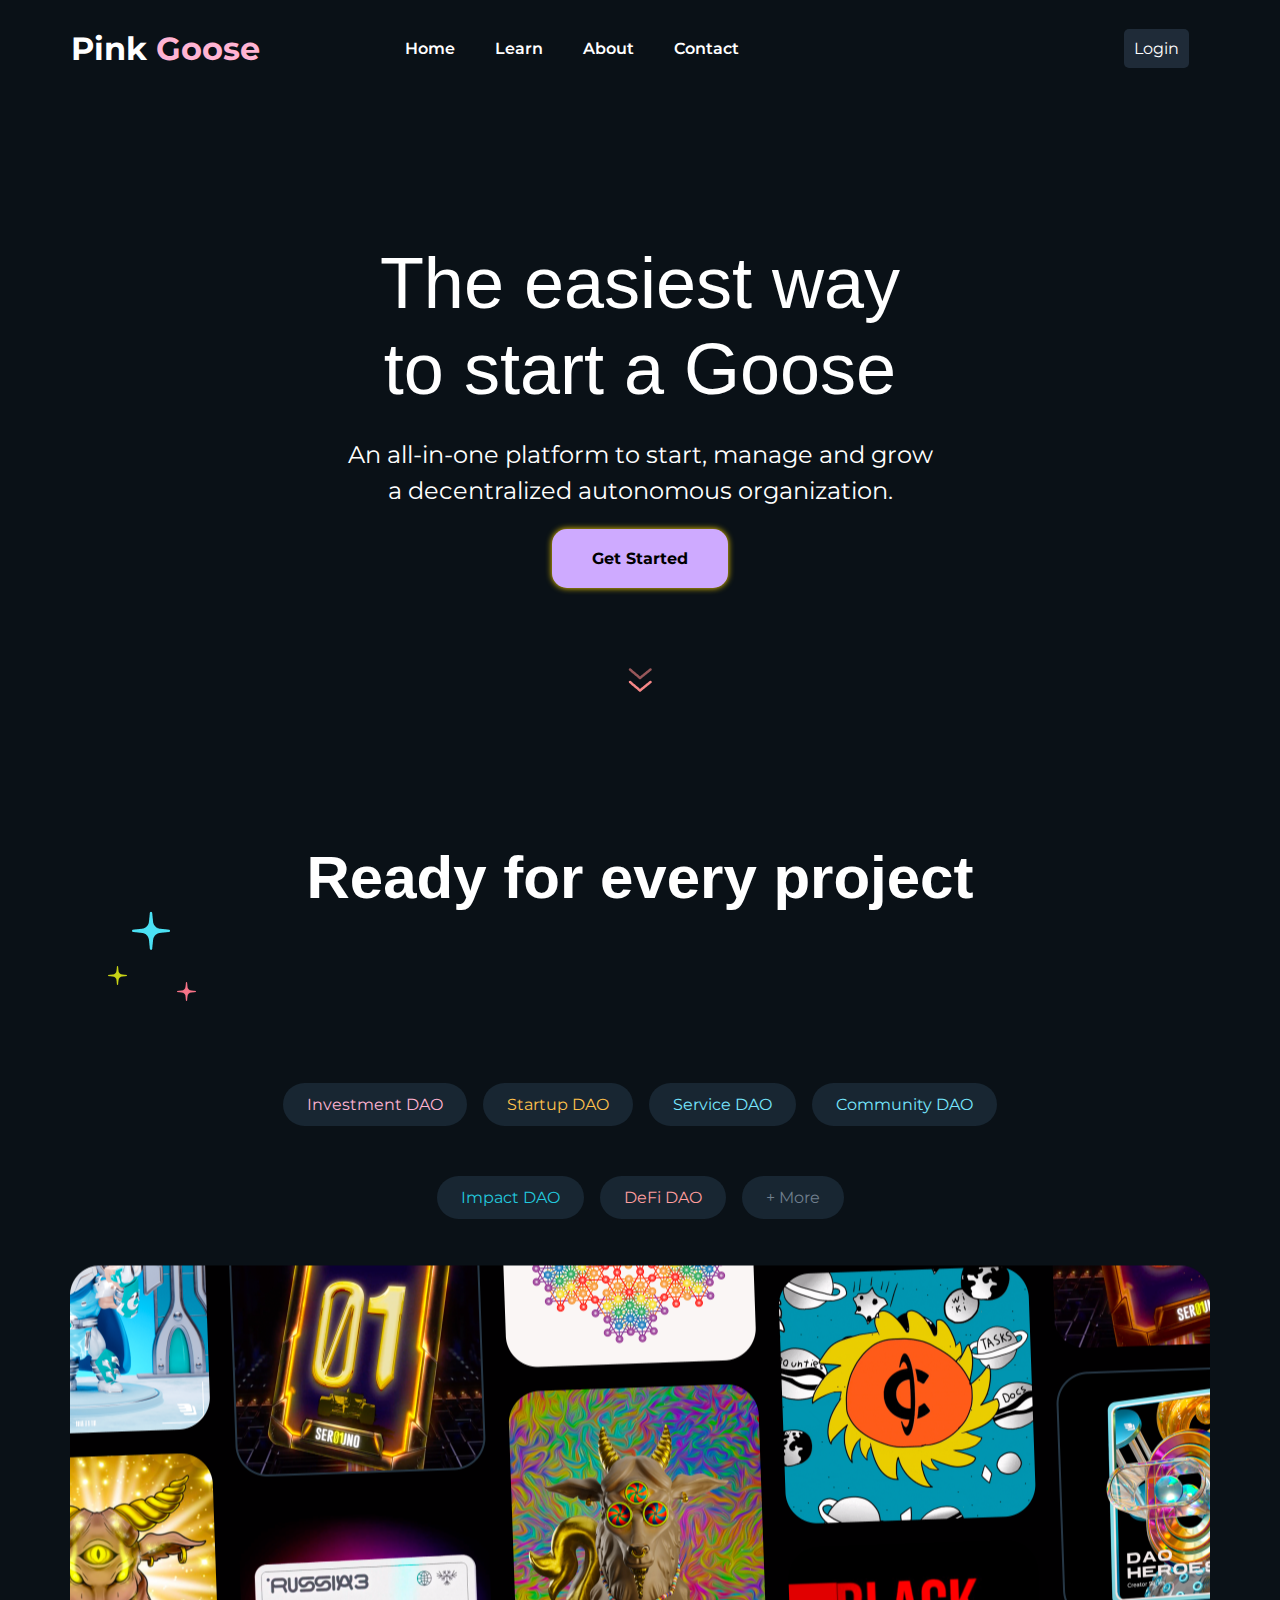
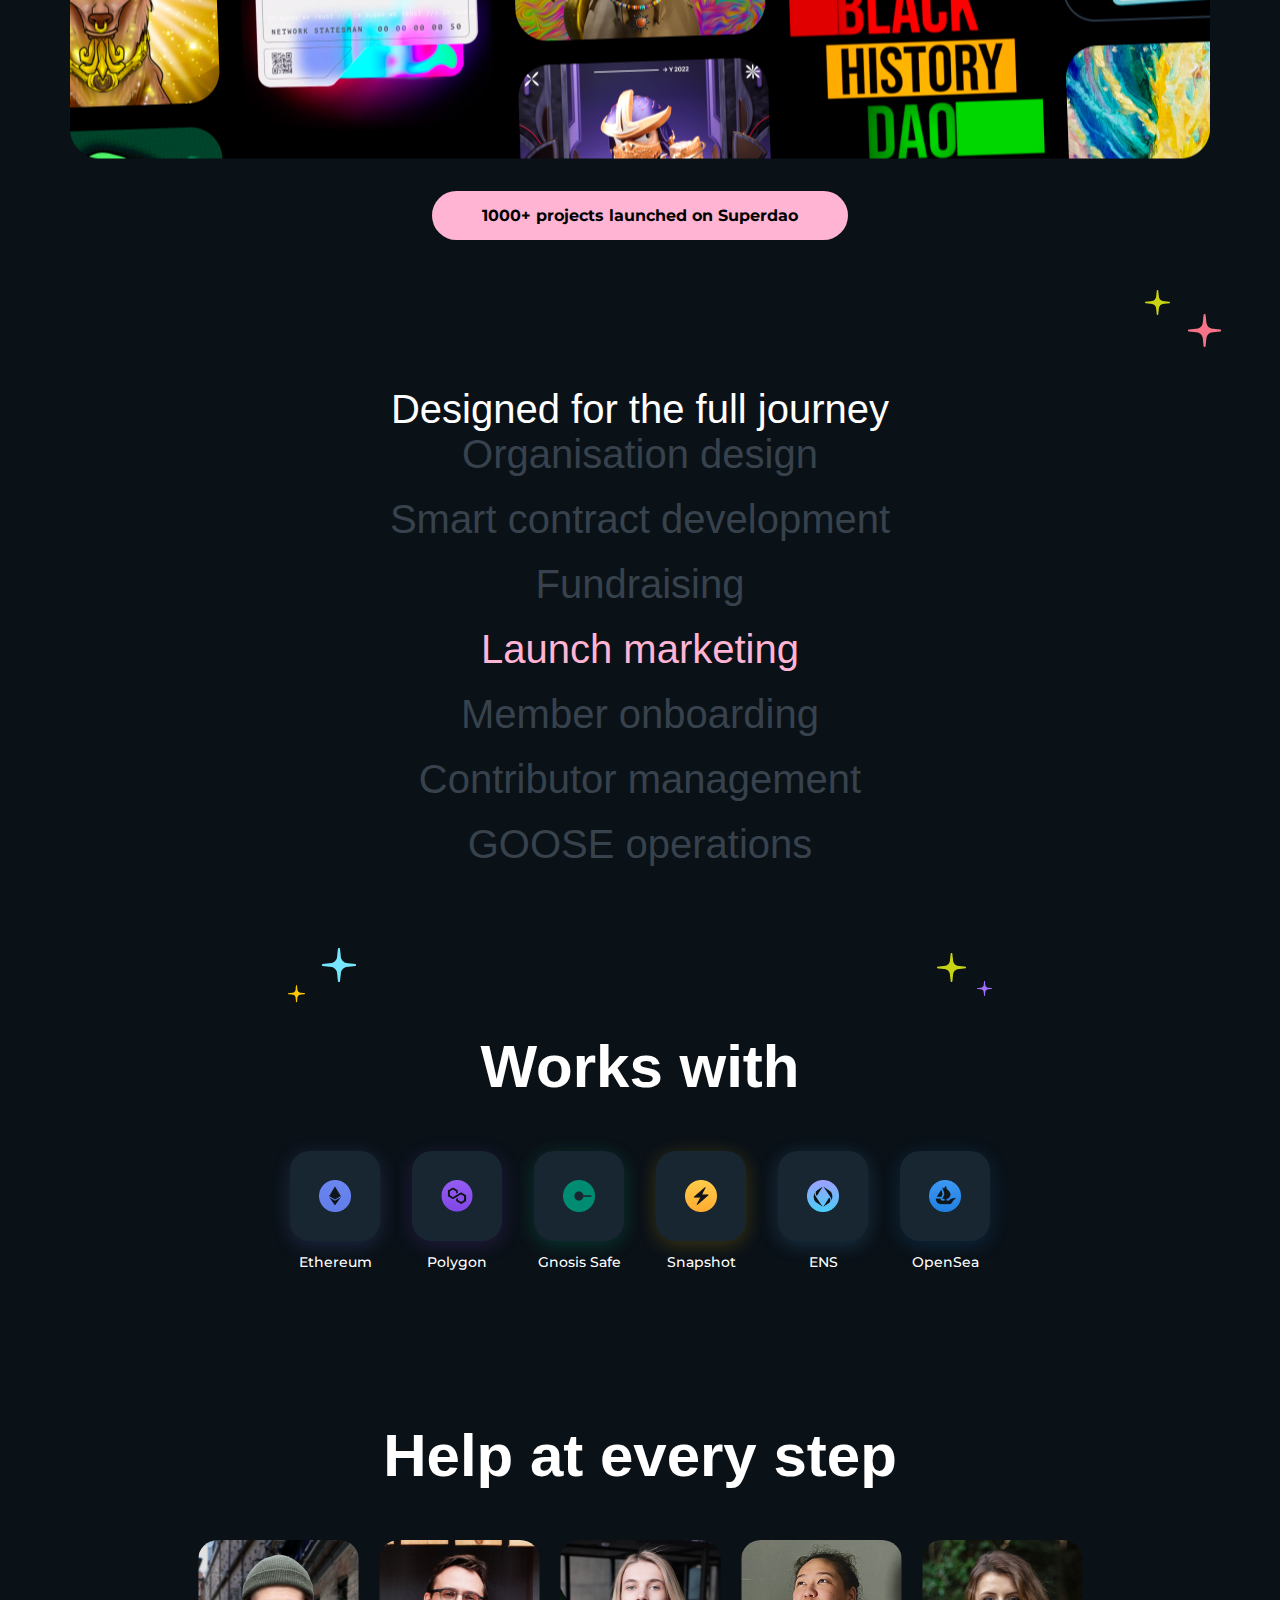
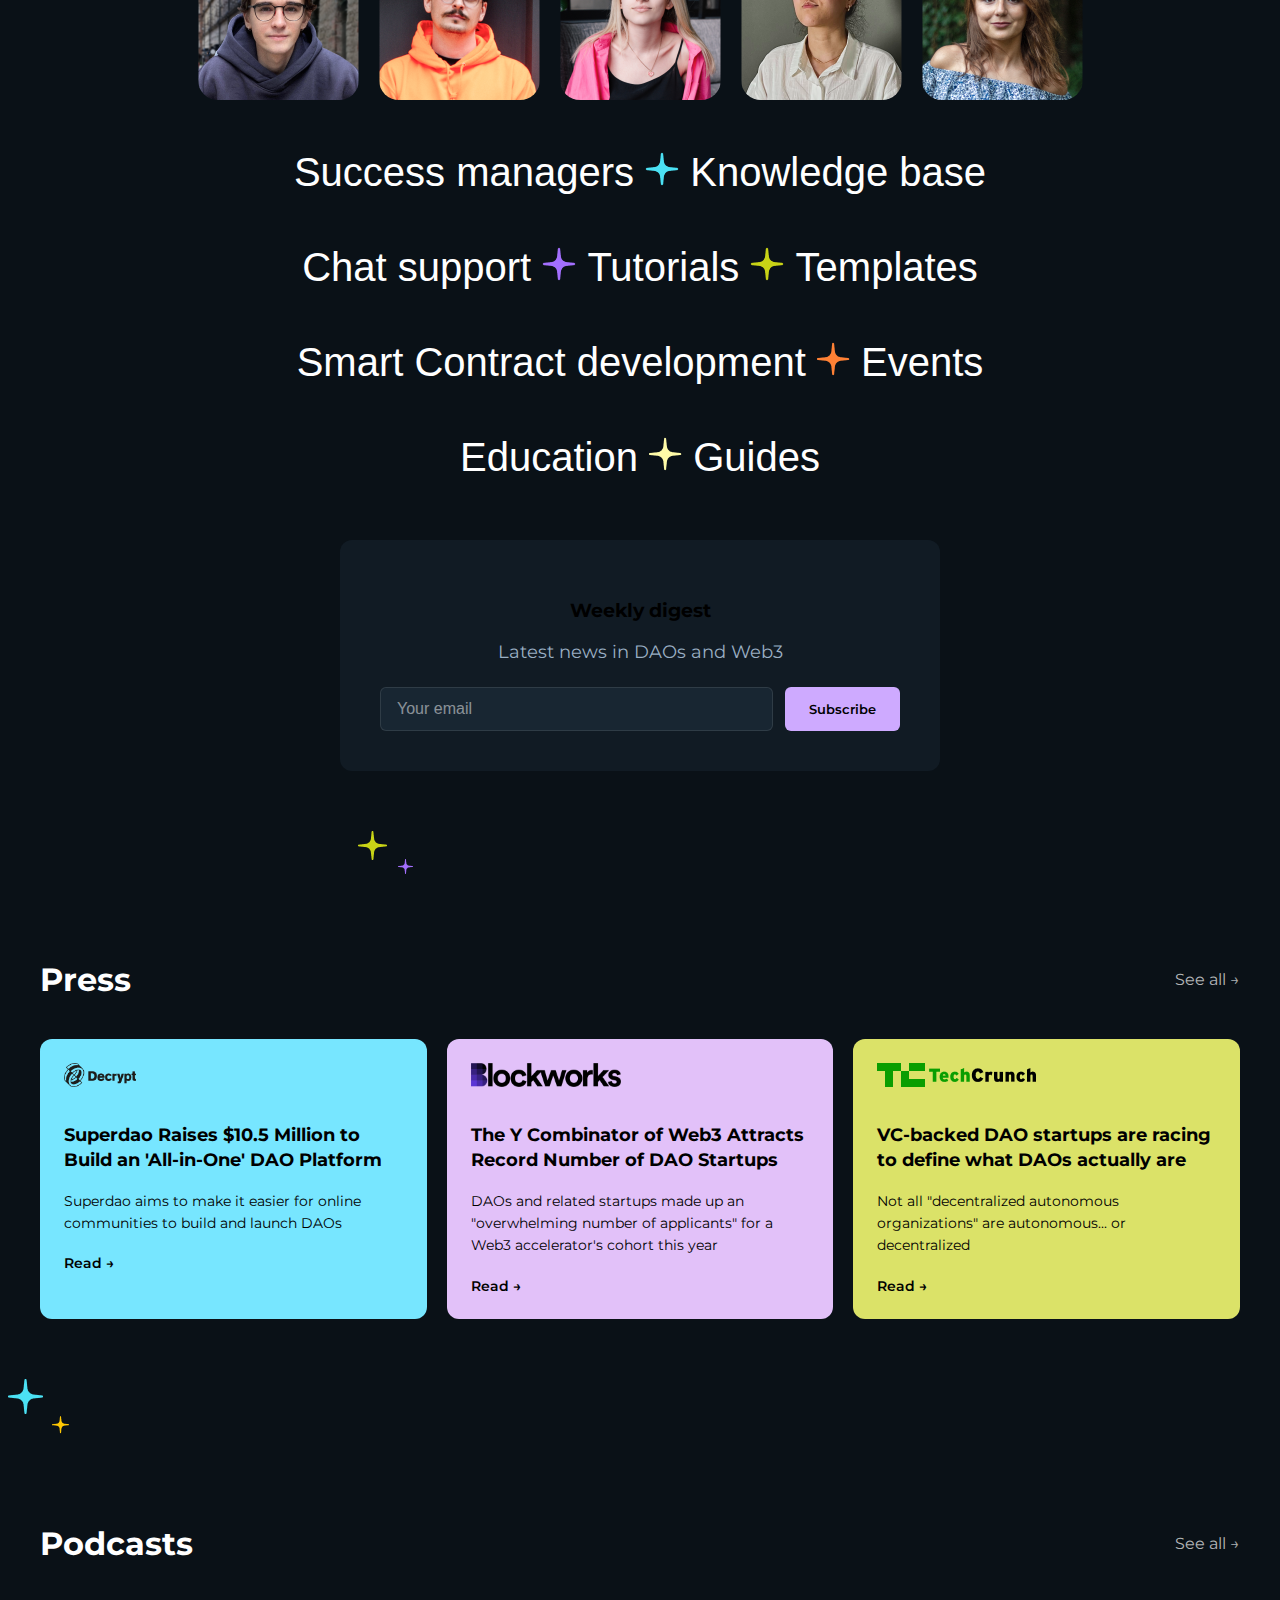
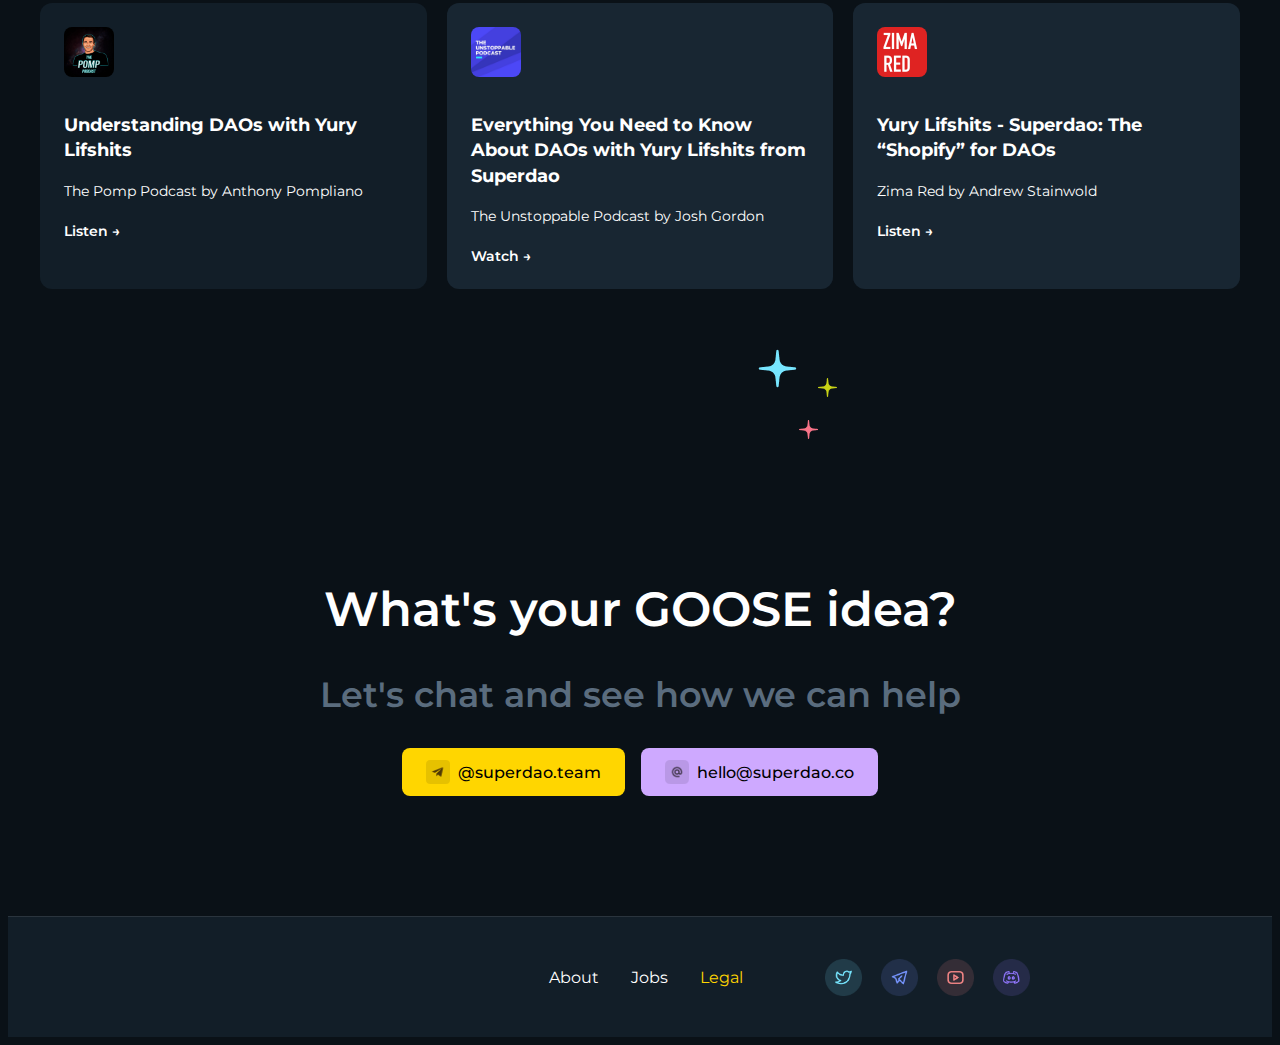
<file: index.html>
<!DOCTYPE html>
<html lang="en">

<head>
    <style>
        @import url('https://fonts.googleapis.com/css2?family=Montserrat:ital,wght@0,100..900;1,100..900&display=swap');
    </style>
    <meta charset="UTF-8">
    <meta name="viewport" content="width=device-width, initial-scale=1.0">
    <title>Pink Goose</title>
    <link rel="stylesheet" href="css/style.css">
</head>
<!--Header met navigatie-->

<body>
    <header>
        <div class="pinkgoose a-content montserrat s-around">
            <h1>
                <span class="white-color">Pink</span>
                <span class="pink-color">Goose</span>
            </h1>
            <nav class="header">
                <div class="navigation a-items">
                    <a href="index.html">
                        <span class="white-color">Home</span>
                    </a>
                    <a href="learn.html">
                        <span class="white-color">Learn</span>
                    </a>
                    <a href="about.html">
                        <span class="white-color">About</span>
                    </a>
                    <a href="contact.html">
                        <span class="white-color">Contact</span>
                    </a>
                </div>
                <div class="login-container">
                    <button class="login-btn">Login</button>
                </div>
            </nav>
        </div>
    </header>
    <!--Hoofd content-->
    <main>
        <div class="main-container">
            <h2 class="white-color big-font">The easiest way<br>to start a Goose</h2>
            <p>An all-in-one platform to start, manage and grow<br>a decentralized autonomous organization.</p>
        </div>
        <div class="button-container">
            <a href="pinkgoose2.html">
                <button class="get-started-btn">Get Started</button>
            </a>
        </div>
        <div class="image-container">
            <img src="images/icon/arrows-down.png" alt="Arrow down Image">
        </div>
        <!--DAO-->
        <div class="text-container">
            <h2 class="white-color">Ready for every project</h2>
        </div>
        <div class="three-stars-image">
            <img src="images/icon/three-stars.png" alt="Three stars Image">
        </div>
        <div class="buttons-container">
            <div class="dao-button investment-dao">
                <span class="color-1">Investment DAO</span>
            </div>
            <div class="dao-button startup-dao">
                <span class="color-2">Startup DAO</span>
            </div>
            <div class="dao-button service-dao">
                <span class="color-3">Service DAO</span>
            </div>
            <div class="dao-button community-dao">
                <span class="color-3">Community DAO</span>
            </div>
        </div>
        <div class="DAO-buttons-container">
            <div class="dao-button impact-dao">
                <span class="color-4">Impact DAO</span>
            </div>
            <div class="dao-button defi-dao">
                <span class="color-5">DeFi DAO</span>
            </div>
            <div class="dao-button more-button">
                <span class="color-6">+ More</span>
            </div>
        </div>
        <div class="main-image-container">
            <img src="images/gamebox.png" alt="Pink Goose Image">
        </div>
        <!--Column text-->
        <div class="pink-button">
            <span class="pink-button box">1000+ projects launched on Superdao</span>
        </div>
        <div class="Star-image-container">
            <img src="images/icon/stars-1.png" alt="Stars image">
        </div>
        <div class="bottom-text lato">
            <div class="bottom-text">
                <span class="white-color">Designed for the full journey</span>
            </div>
            <div class="botton-text">
                <span class="bottom-color">Organisation design</span>
            </div>
            <div class="bottom-text">
                <span class="bottom-color">Smart contract development</span>
            </div>
            <div class="bottom-text">
                <span class="bottom-color">Fundraising</span>
            </div>
            <div class="bottom-text">
                <span class="pink-color">Launch marketing</span>
            </div>
            <div class="bottom-text">
                <span class="bottom-color">Member onboarding</span>
            </div>
            <div class="bottom-text">
                <span class="bottom-color">Contributor management</span>
            </div>
            <div class="bottom-text">
                <span class="bottom-color">GOOSE operations</span>
            </div>
        </div>
        <div class="stars-images-container">
            <img src="images/icon/stars-4.png" alt="stars 4 image">
            <img src="images/icon/stars-5.png" alt="stars 5 image">
        </div>
        <!--Crypto sectie-->
        <div class="crypto-text-container lato">
            <h2 class="white-color">Works with</h2>
        </div>
        <div class="crypto-container">
            <div class="crypto-item">
                <div class="crypto-icon ethereum">
                    <img src="images/icon/ethereum.png" alt="Ethereum">
                </div>
                <span class="crypto-label">Ethereum</span>
            </div>
            <div class="crypto-item">
                <div class="crypto-icon polygon">
                    <img src="images/icon/matic.png" alt="Polygon">
                </div>
                <span class="crypto-label">Polygon</span>
            </div>
            <div class="crypto-item">
                <div class="crypto-icon gnosis">
                    <img src="images/icon/vector.png" alt="Gnosis Safe">
                </div>
                <span class="crypto-label">Gnosis Safe</span>
            </div>
            <div class="crypto-item">
                <div class="crypto-icon snapshot">
                    <img src="images/icon/snapshot.png" alt="Snapshot">
                </div>
                <span class="crypto-label">Snapshot</span>
            </div>
            <div class="crypto-item">
                <div class="crypto-icon ens">
                    <img src="images/icon/ens.png" alt="ENS">
                </div>
                <span class="crypto-label">ENS</span>
            </div>
            <div class="crypto-item">
                <div class="crypto-icon opensea">
                    <img src="images/icon/open-sea.png" alt="OpenSea">
                </div>
                <span class="crypto-label">OpenSea</span>
            </div>
        </div>
        <!--Help sectie-->
        <div class="help-text-container lato">
            <h2 class="white-color">Help at every step</h2>
        </div>
        <div class="people-img">
            <img src="images/team/1.png" alt="team member 1">
            <img src="images/team/2.png" alt="team member 2">
            <img src="images/team/3.png" alt="team member 3">
            <img src="images/team/4.png" alt="team member 4">
            <img src="images/team/5.png" alt="team member 5">
        </div>
        <div class="support-text-container lato">
            <span class="white-color lato">Success managers</span>
            <img src="images/icon/Star-blue.png" alt="Blue star">
            <span class="white-color lato">Knowledge base</span>
            <div class="support-text-container lato">
                <span class="white-color lato">Chat support</span>
                <img src="images/icon/Star-purple.png" alt="Purple star">
                <span class="white-color lato">Tutorials</span>
                <img src="images/icon/Star-groen.png" alt="Green star">
                <span class="white-color lato">Templates</span>
                <div class="support-text-container lato">
                    <span class="white-color lato">Smart Contract development</span>
                    <img src="images/icon/Star-orange.png" alt="Orange star">
                    <span class="white-color lato">Events</span>
                    <div class="support-text-container lato">
                        <span class="white-color lato">Education</span>
                        <img src="images/icon/Star-yellowlight.png" alt="Yellow star">
                        <span class="white-color lato">Guides</span>
                    </div>
                </div>
            </div>
        </div>
        <!--Newsletter sectie-->
        <div class="newsletter-container">
            <div class="newsletter-box">
                <h3>Weekly digest</h3>
                <p>Latest news in DAOs and Web3</p>
                <div class="input-group">
                    <input type="email" placeholder="Your email">
                    <button class="subscribe-btn">Subscribe</button>
                </div>
            </div>
        </div>
        <!--Press sectie-->
        <img src="images/icon/stars-5.png" alt="stars-5" class="stars-5">
        <div class="press-section">
            <h2 class="press-title">Press</h2>
            <div class="press-cards">
                <div class="press-card decrypt">
                    <img src="images/decrypt.png" alt="Decrypt" class="press-logo">
                    <h3>Superdao Raises $10.5 Million to Build an 'All-in-One' DAO Platform</h3>
                    <p>Superdao aims to make it easier for online communities to build and launch DAOs</p>
                    <span class="read-more">Read →</span>
                </div>
                <div class="press-card lockworks">
                    <img src="images/blockworks.png" alt="Lockworks" class="press-logo">
                    <h3>The Y Combinator of Web3 Attracts Record Number of DAO Startups</h3>
                    <p>DAOs and related startups made up an "overwhelming number of applicants" for a Web3 accelerator's
                        cohort this year</p>
                    <span class="read-more">Read →</span>
                </div>
                <div class="press-card techcrunch">
                    <img src="images/techcrunch.png" alt="TechCrunch" class="press-logo">
                    <h3>VC-backed DAO startups are racing to define what DAOs actually are</h3>
                    <p>Not all "decentralized autonomous organizations" are autonomous... or decentralized</p>
                    <span class="read-more">Read →</span>
                </div>
            </div>
        </div>
        <!--Podcast sectie-->
        <img src="images/icon/stars-3.png" alt="stars-3" class="stars-3">
        <div class="podcast-section">
            <h2 class="podcast-title">Podcasts</h2>
            <div class="podcast-cards">
                <div class="podcast-card pomp">
                    <img src="images/1.png" alt="pomp" class="podcast-logo">
                    <h3>Understanding DAOs with Yury Lifshits</h3>
                    <p>The Pomp Podcast by Anthony Pompliano</p>
                    <span class="read-more-2">Listen →</span>
                </div>
                <div class="podcast-card lockworks">
                    <img src="images/2.png" alt="Unstoppable" class="podcast-logo">
                    <h3>Everything You Need to Know About DAOs with Yury Lifshits from Superdao</h3>
                    <p>The Unstoppable Podcast by Josh Gordon</p>
                    <span class="read-more-2">Watch →</span>
                </div>
                <div class="podcast-card techcrunch">
                    <img src="images/3.png" alt="Zima" class="podcast-logo">
                    <h3>Yury Lifshits - Superdao: The “Shopify” for DAOs</h3>
                    <p>Zima Red by Andrew Stainwold</p>
                    <span class="read-more-2">Listen →</span>
                </div>
            </div>
        </div>
        <!--Contact sectie-->
        <img src="images/icon/stars.png" alt="stars" class="stars">
        <div class="contact-section">
            <h2 class="contact-title">What's your GOOSE idea?</h2>
            <p class="contact-subtitle">Let's chat and see how we can help</p>
            <div class="contact-buttons">
                <div class="contact-btn telegram">
                    <img src="images/icon/telegram.png" alt="Telegram">
                    <span>@superdao.team</span>
                </div>
                <div class="contact-btn email">
                    <img src="images/icon/email.png" alt="Email">
                    <span>hello@superdao.co</span>
                </div>
            </div>
        </div>
    </main>
    <!--footer-->
    <footer>
        <div class="footer-content">
            <div class="footer-links">
                <div class="footer-link">About</div>
                <div class="footer-link">Jobs</div>
                <div class="footer-link yellow">Legal</div>
            </div>
            <div class="social-links">
                <div class="social-link">
                    <img src="images/icon/twitter-icon.png" alt="Twitter">
                </div>
                <div class="social-link">
                    <img src="images/icon/telegram-icon.png" alt="Telegram">
                </div>
                <div class="social-link">
                    <img src="images/icon/youtube-icon.png" alt="YouTube">
                </div>
                <div class="social-link">
                    <img src="images/icon/discord-icon.png" alt="Discord">
                </div>
            </div>
        </div>
    </footer>
</body>

</html>
</file>
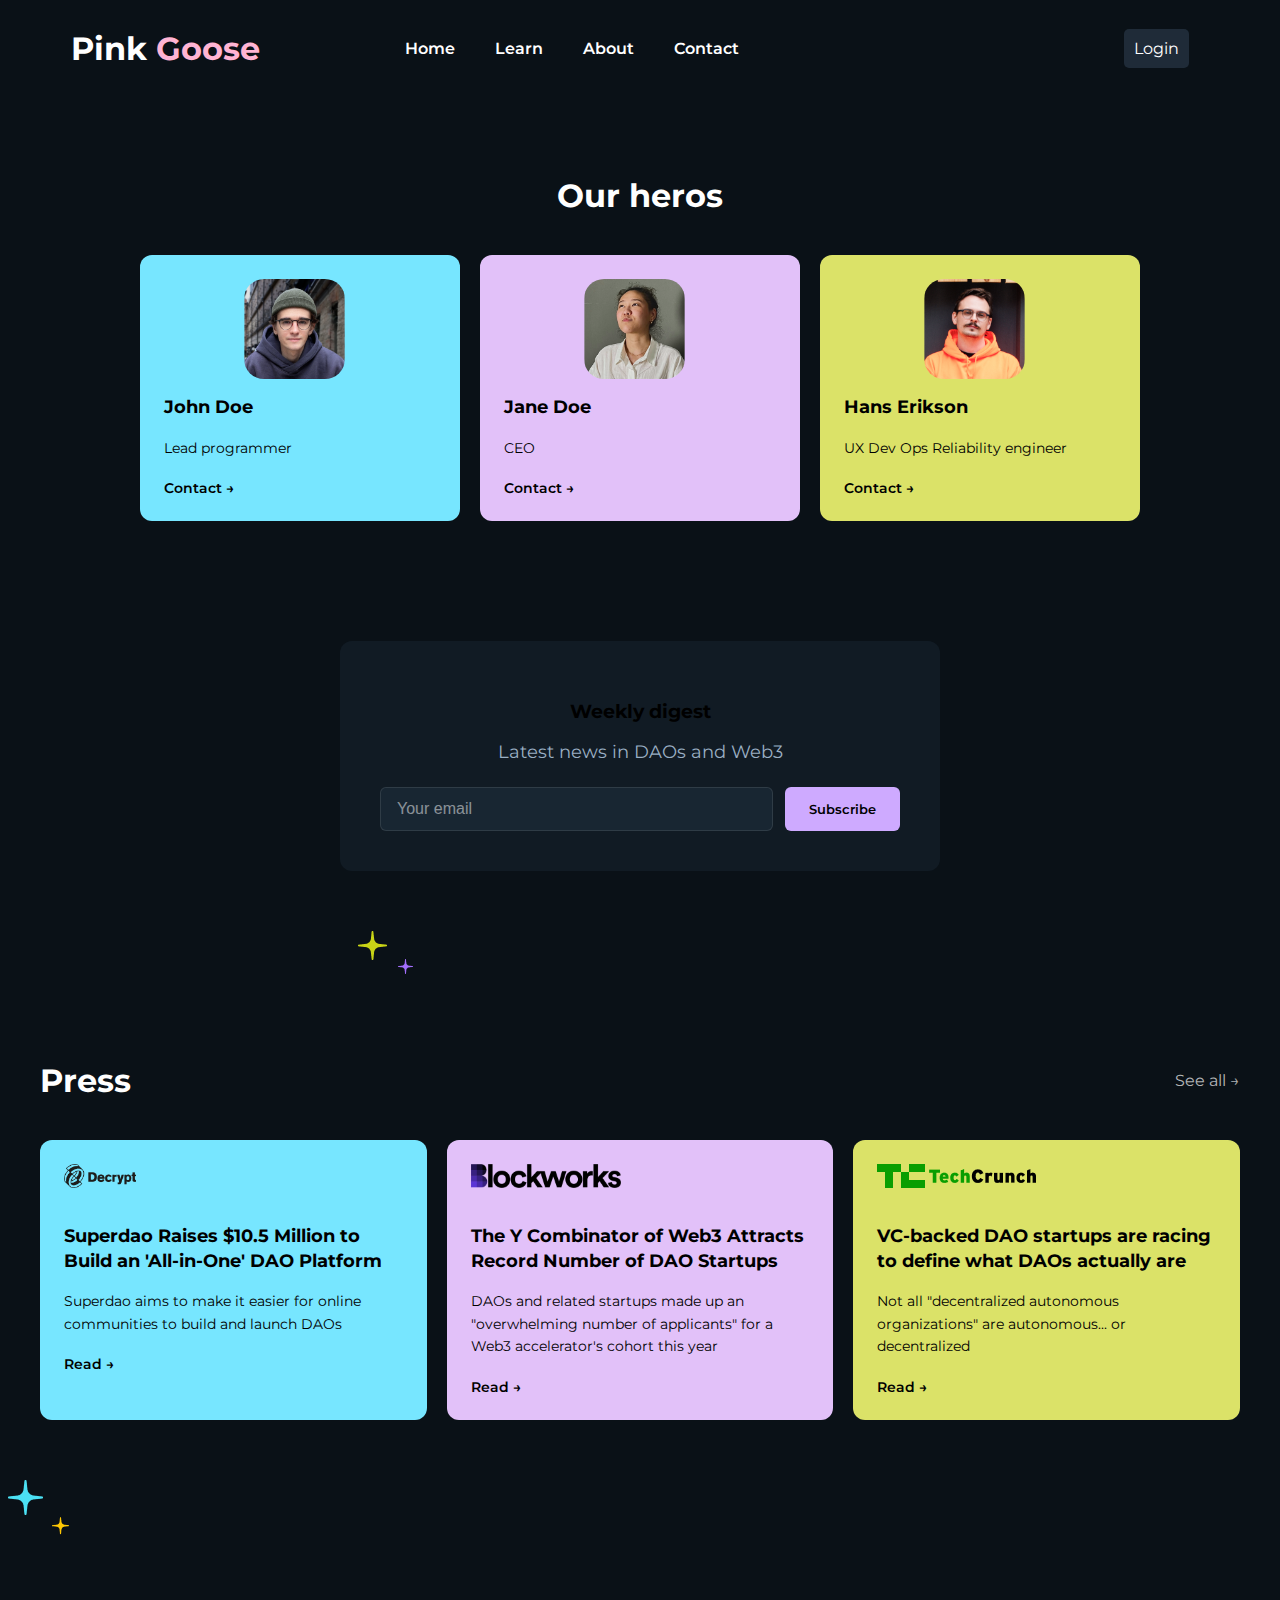
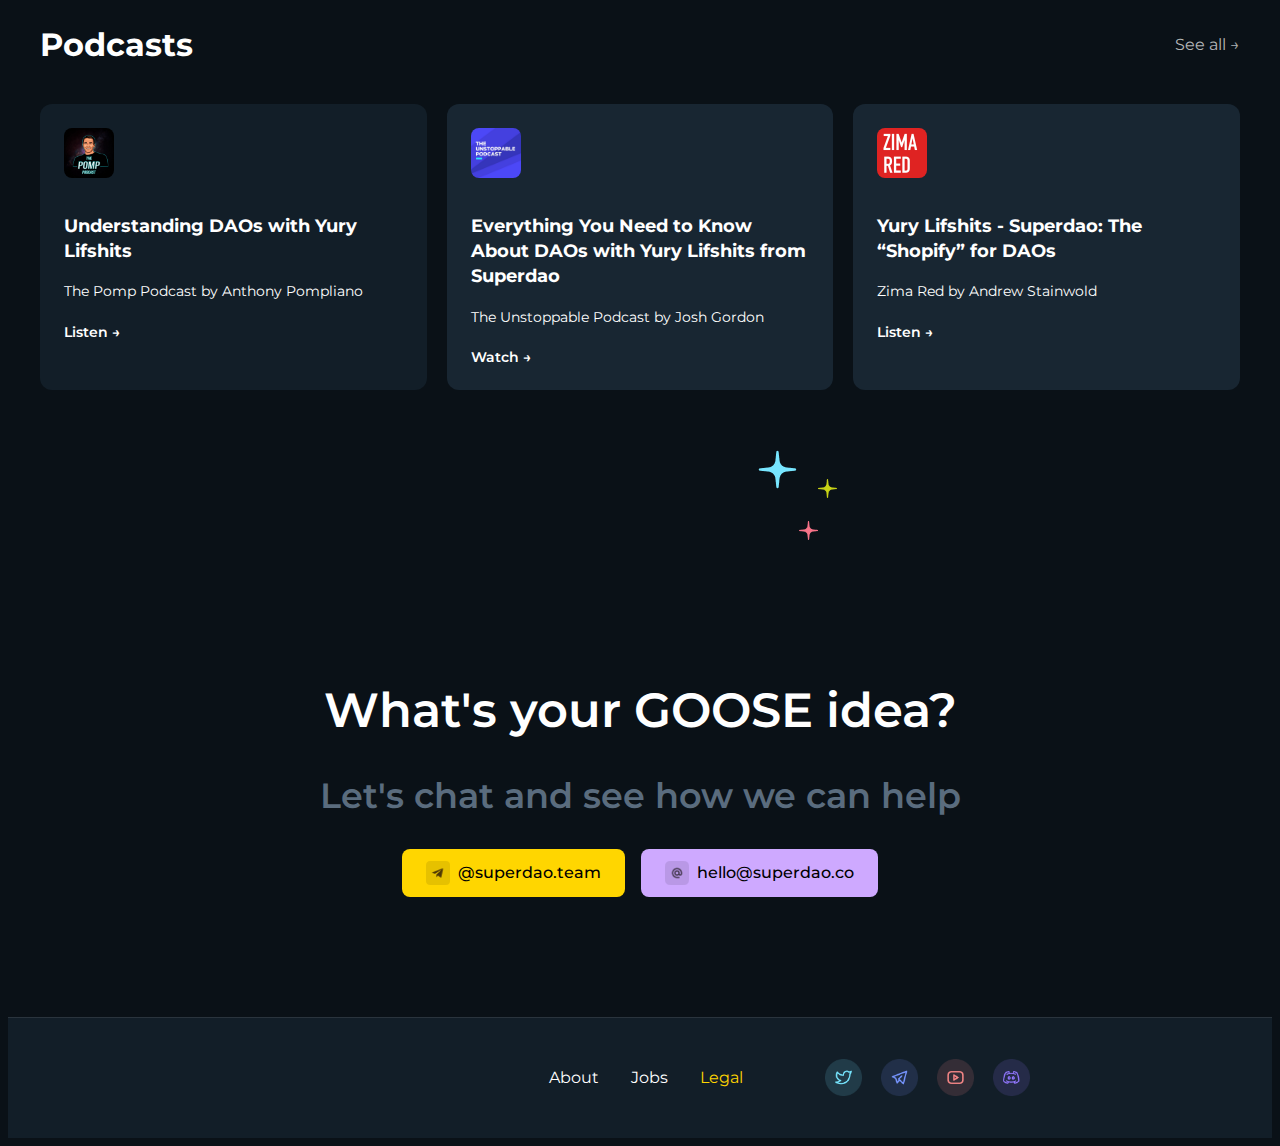
<file: about.html>
<!DOCTYPE html>
<html lang="en">

<head>
    <style>
        @import url('https://fonts.googleapis.com/css2?family=Montserrat:ital,wght@0,100..900;1,100..900&display=swap');
    </style>
    <meta charset="UTF-8">
    <meta name="viewport" content="width=device-width, initial-scale=1.0">
    <title>Pink Goose</title>
    <link rel="stylesheet" href="css/style.css">
</head>
<!--Header met navigatie-->

<body>
    <header>
        <div class="pinkgoose a-content montserrat s-around">
            <h1>
                <span class="white-color">Pink</span>
                <span class="pink-color">Goose</span>
            </h1>
            <nav class="header">
                <div class="navigation a-items">
                    <a href="index.html">
                        <span class="white-color">Home</span>
                    </a>
                    <a href="learn.html">
                        <span class="white-color">Learn</span>
                    </a>
                    <a href="about.html">
                        <span class="white-color">About</span>
                    </a>
                    <a href="contact.html">
                        <span class="white-color">Contact</span>
                    </a>
                </div>
                <div class="login-container">
                    <button class="login-btn">Login</button>
                </div>
            </nav>
        </div>
    </header>
    <main>
        <!--Heros sectie-->
        <div class="heros-section">
            <h2 class="heros-title">Our heros</h2>
            <div class="heros-cards">
                <div class="heros-card john">
                    <img src="images/team/1.png" alt="John" class="heros-logo">
                    <h3>John Doe</h3>
                    <p>Lead programmer</p>
                    <div class="read-more">Contact →</div>
                </div>
                <div class="heros-card jane">
                    <img src="images/team/4.png" alt="Jane" class="heros-logo">
                    <h3>Jane Doe</h3>
                    <p>CEO</p>
                    <div class="read-more">Contact →</div>
                </div>
                <div class="heros-card hans">
                    <img src="images/team/2.png" alt="Hans" class="heros-logo">
                    <h3>Hans Erikson</h3>
                    <p>UX Dev Ops Reliability engineer</p>
                    <div class="read-more">Contact →</div>
                </div>
            </div>
        </div>
        <!--Newsletter sectie-->
        <div class="newsletter-container">
            <div class="newsletter-box">
                <h3>Weekly digest</h3>
                <p>Latest news in DAOs and Web3</p>
                <div class="input-group">
                    <input type="email" placeholder="Your email">
                    <button class="subscribe-btn">Subscribe</button>
                </div>
            </div>
        </div>
        <!--Press sectie-->
        <img src="images/icon/stars-5.png" alt="stars 5" class="stars-5">
        <div class="press-section">
            <h2 class="press-title">Press</h2>
            <div class="press-cards">
                <div class="press-card decrypt">
                    <img src="images/decrypt.png" alt="Decrypt" class="press-logo">
                    <h3>Superdao Raises $10.5 Million to Build an 'All-in-One' DAO Platform</h3>
                    <p>Superdao aims to make it easier for online communities to build and launch DAOs</p>
                    <span class="read-more">Read →</span>
                </div>
                <div class="press-card lockworks">
                    <img src="images/blockworks.png" alt="Lockworks" class="press-logo">
                    <h3>The Y Combinator of Web3 Attracts Record Number of DAO Startups</h3>
                    <p>DAOs and related startups made up an "overwhelming number of applicants" for a Web3 accelerator's
                        cohort this year</p>
                    <span class="read-more">Read →</span>
                </div>
                <div class="press-card techcrunch">
                    <img src="images/techcrunch.png" alt="TechCrunch" class="press-logo">
                    <h3>VC-backed DAO startups are racing to define what DAOs actually are</h3>
                    <p>Not all "decentralized autonomous organizations" are autonomous... or decentralized</p>
                    <span class="read-more">Read →</span>
                </div>
            </div>
        </div>
        <!--Podcast sectie-->
        <img src="images/icon/stars-3.png" alt="stars 3" class="stars-3">
        <div class="podcast-section">
            <h2 class="podcast-title">Podcasts</h2>
            <div class="podcast-cards">
                <div class="podcast-card pomp">
                    <img src="images/1.png" alt="pomp" class="podcast-logo">
                    <h3>Understanding DAOs with Yury Lifshits</h3>
                    <p>The Pomp Podcast by Anthony Pompliano</p>
                    <span class="read-more-2">Listen →</span>
                </div>
                <div class="podcast-card lockworks">
                    <img src="images/2.png" alt="Unstoppable" class="podcast-logo">
                    <h3>Everything You Need to Know About DAOs with Yury Lifshits from Superdao</h3>
                    <p>The Unstoppable Podcast by Josh Gordon</p>
                    <span class="read-more-2">Watch →</span>
                </div>
                <div class="podcast-card techcrunch">
                    <img src="images/3.png" alt="Zima" class="podcast-logo">
                    <h3>Yury Lifshits - Superdao: The “Shopify” for DAOs</h3>
                    <p>Zima Red by Andrew Stainwold</p>
                    <span class="read-more-2">Listen →</span>
                </div>
            </div>
        </div>
        <!--Contact sectie-->
        <img src="images/icon/stars.png" alt="stars" class="stars">
        <div class="contact-section">
            <h2 class="contact-title">What's your GOOSE idea?</h2>
            <p class="contact-subtitle">Let's chat and see how we can help</p>
            <div class="contact-buttons">
                <div class="contact-btn telegram">
                    <img src="images/icon/telegram.png" alt="Telegram">
                    <span>@superdao.team</span>
                </div>
                <div class="contact-btn email">
                    <img src="images/icon/email.png" alt="Email">
                    <span>hello@superdao.co</span>
                </div>
            </div>
        </div>
    </main>
    <!--footer-->
    <footer>
        <div class="footer-content">
            <div class="footer-links">
                <div class="footer-link">About</div>
                <div class="footer-link">Jobs</div>
                <div class="footer-link yellow">Legal</div>
            </div>
            <div class="social-links">
                <div class="social-link">
                    <img src="images/icon/twitter-icon.png" alt="Twitter">
                </div>
                <div class="social-link">
                    <img src="images/icon/telegram-icon.png" alt="Telegram">
                </div>
                <div class="social-link">
                    <img src="images/icon/youtube-icon.png" alt="YouTube">
                </div>
                <div class="social-link">
                    <img src="images/icon/discord-icon.png" alt="Discord">
                </div>
            </div>
        </div>
    </footer>
</body>

</html>
</file>
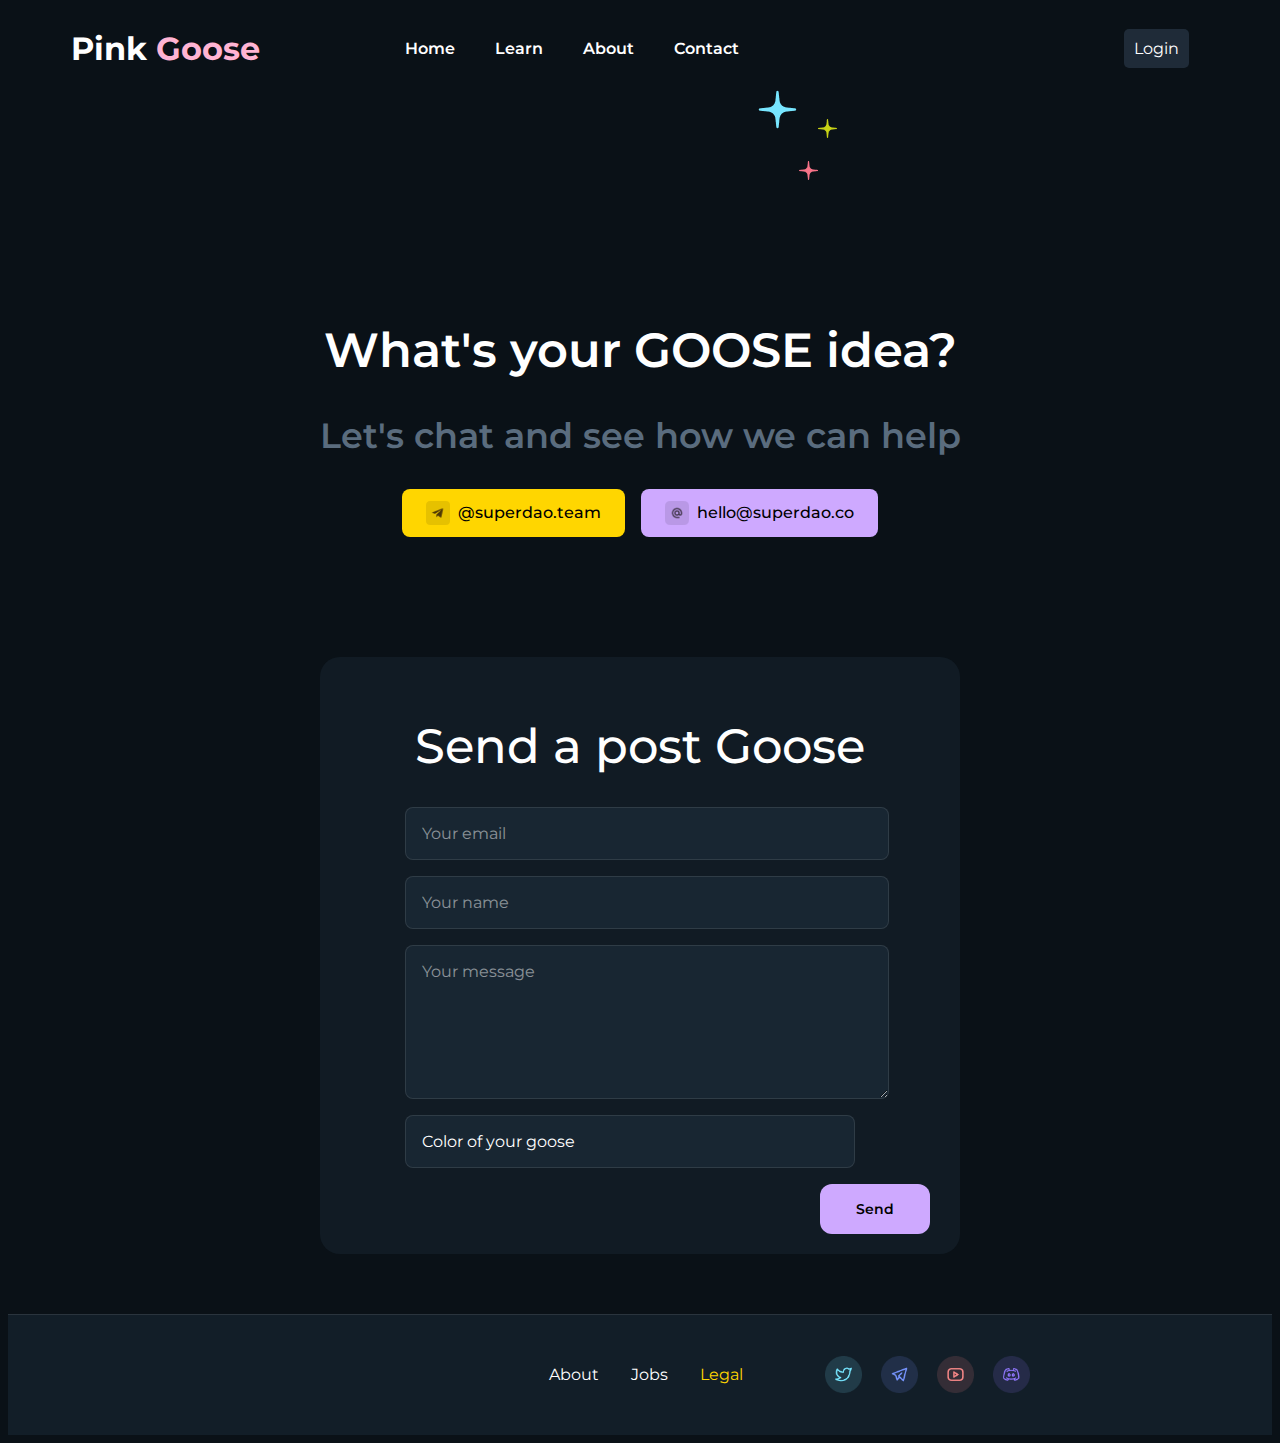
<file: contact.html>
<!DOCTYPE html>
<html lang="en">

<head>
    <style>
        @import url('https://fonts.googleapis.com/css2?family=Montserrat:ital,wght@0,100..900;1,100..900&display=swap');
    </style>
    <meta charset="UTF-8">
    <meta name="viewport" content="width=device-width, initial-scale=1.0">
    <title>Pink Goose</title>
    <link rel="stylesheet" href="css/style.css">
</head>
<!--Header met navigatie-->

<body>
    <header>
        <div class="pinkgoose a-content montserrat s-around">
            <h1>
                <span class="white-color">Pink</span>
                <span class="pink-color">Goose</span>
            </h1>
            <nav class="header">
                <div class="navigation a-items">
                    <a href="index.html">
                        <span class="white-color">Home</span>
                    </a>
                    <a href="learn.html">
                        <span class="white-color">Learn</span>
                    </a>
                    <a href="about.html">
                        <span class="white-color">About</span>
                    </a>
                    <a href="contact.html">
                        <span class="white-color">Contact</span>
                    </a>
                </div>
                <div class="login-container">
                    <button class="login-btn">Login</button>
                </div>
            </nav>
        </div>
    </header>
    <!--Contact sectie-->
    <main>
        <img src="images/icon/stars.png" alt="stars image" class="stars">
        <div class="contact-section">
            <h2 class="contact-title">What's your GOOSE idea?</h2>
            <p class="contact-subtitle">Let's chat and see how we can help</p>
            <div class="contact-buttons">
                <div class="contact-btn telegram">
                    <img src="images/icon/telegram.png" alt="Telegram">
                    <span>@superdao.team</span>
                </div>
                <div class="contact-btn email">
                    <img src="images/icon/email.png" alt="Email">
                    <span>hello@superdao.co</span>
                </div>
            </div>
        </div>
        <!--Form sectie-->
        <div class="form-section">
            <h2 class="form-title">Send a post Goose</h2>
            <form class="contact-form">
                <input type="email" placeholder="Your email" required>
                <input type="text" placeholder="Your name" required>
                <textarea placeholder="Your message" rows="4" required></textarea>
                <select required>
                    <option value="" disabled selected>Color of your goose</option>
                    <option value="red">Red</option>
                    <option value="white">White</option>
                    <option value="blue">Blue</option>
                    <option value="black">Black</option>
                </select>
                <button type="submit" class="send-btn">Send</button>
            </form>
        </div>
    </main>
    <!--footer-->
    <footer>
        <div class="footer-content">
            <div class="footer-links">
                <div class="footer-link">About</div>
                <div class="footer-link">Jobs</div>
                <div class="footer-link yellow">Legal</div>
            </div>
            <div class="social-links">
                <div class="social-link">
                    <img src="images/icon/twitter-icon.png" alt="Twitter">
                </div>
                <div class="social-link">
                    <img src="images/icon/telegram-icon.png" alt="Telegram">
                </div>
                <div class="social-link">
                    <img src="images/icon/youtube-icon.png" alt="YouTube">
                </div>
                <div class="social-link">
                    <img src="images/icon/discord-icon.png" alt="Discord">
                </div>
            </div>
        </div>
    </footer>
</body>

</html>
</file>
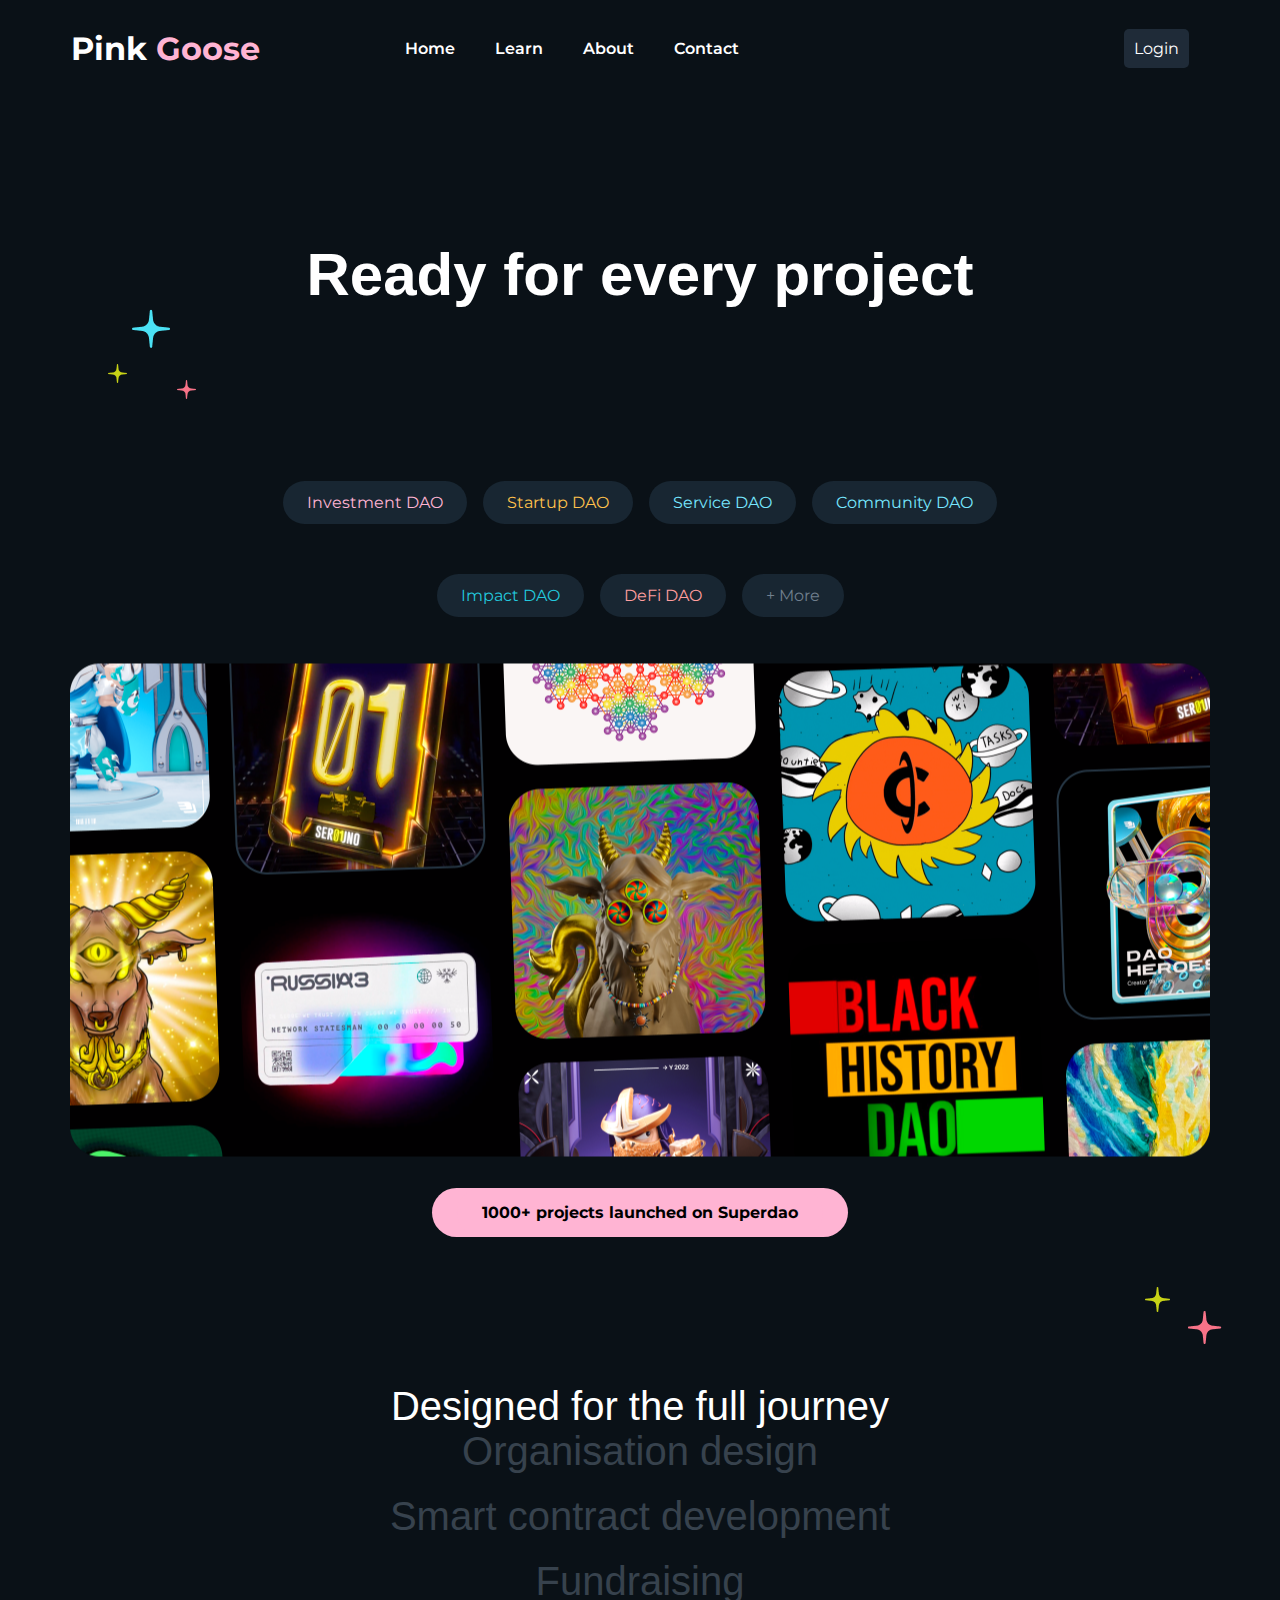
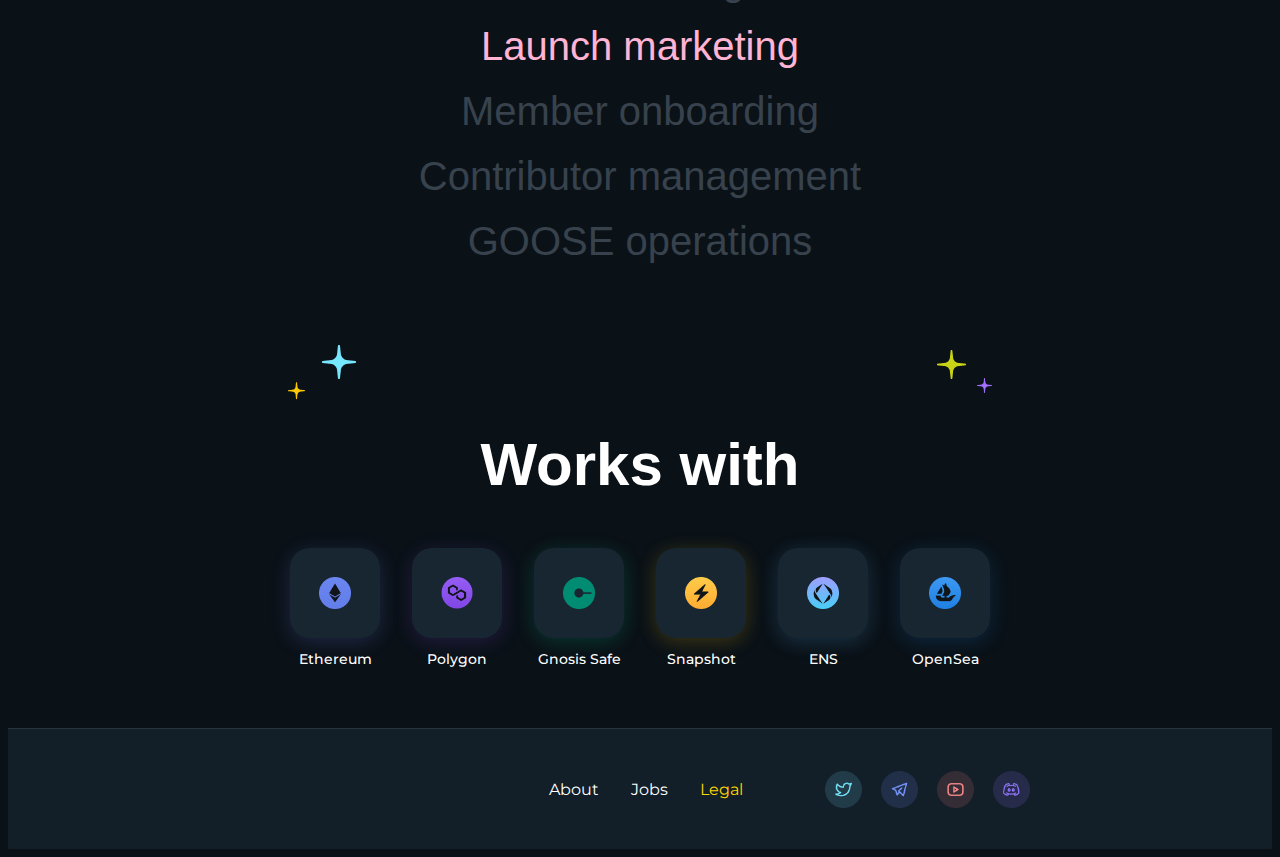
<file: learn.html>
<!DOCTYPE html>
<html lang="en">

<head>
    <style>
        @import url('https://fonts.googleapis.com/css2?family=Montserrat:ital,wght@0,100..900;1,100..900&display=swap');
    </style>
    <meta charset="UTF-8">
    <meta name="viewport" content="width=device-width, initial-scale=1.0">
    <title>Pink Goose</title>
    <link rel="stylesheet" href="css/style.css">
</head>
<!--Header met navigatie-->

<body>
    <header>
        <div class="pinkgoose a-content montserrat s-around">
            <h1>
                <span class="white-color">Pink</span>
                <span class="pink-color">Goose</span>
            </h1>
            <nav class="header">
                <div class="navigation a-items">
                    <a href="index.html">
                        <span class="white-color">Home</span>
                    </a>
                    <a href="learn.html">
                        <span class="white-color">Learn</span>
                    </a>
                    <a href="about.html">
                        <span class="white-color">About</span>
                    </a>
                    <a href="contact.html">
                        <span class="white-color">Contact</span>
                    </a>
                </div>
                <div class="login-container">
                    <button class="login-btn">Login</button>
                </div>
            </nav>
        </div>
    </header>
    <!--DAO-->
    <main>
        <div class="text-container">
            <h2 class="white-color">Ready for every project</h2>
        </div>
        <div class="three-stars-image">
            <img src="images/icon/three-stars.png" alt="Three stars Image">
        </div>
        <div class="buttons-container">
            <div class="dao-button investment-dao">
                <span class="color-1">Investment DAO</span>
            </div>
            <div class="dao-button startup-dao">
                <span class="color-2">Startup DAO</span>
            </div>
            <div class="dao-button service-dao">
                <span class="color-3">Service DAO</span>
            </div>
            <div class="dao-button community-dao">
                <span class="color-3">Community DAO</span>
            </div>
        </div>
        <div class="DAO-buttons-container">
            <div class="dao-button impact-dao">
                <span class="color-4">Impact DAO</span>
            </div>
            <div class="dao-button defi-dao">
                <span class="color-5">DeFi DAO</span>
            </div>
            <div class="dao-button more-button">
                <span class="color-6">+ More</span>
            </div>
        </div>
        <div class="main-image-container">
            <img src="images/gamebox.png" alt="Gamebox Image">
        </div>
        <!--Column text-->
        <div class="pink-button">
            <span class="pink-button box">1000+ projects launched on Superdao</span>
        </div>
        <div class="Star-image-container">
            <img src="images/icon/stars-1.png" alt="Stars image">
        </div>
        <div class="bottom-text lato">
            <div class="bottom-text">
                <span class="white-color">Designed for the full journey</span>
            </div>
            <div class="botton-text">
                <span class="bottom-color">Organisation design</span>
            </div>
            <div class="bottom-text">
                <span class="bottom-color">Smart contract development</span>
            </div>
            <div class="bottom-text">
                <span class="bottom-color">Fundraising</span>
            </div>
            <div class="bottom-text">
                <span class="pink-color">Launch marketing</span>
            </div>
            <div class="bottom-text">
                <span class="bottom-color">Member onboarding</span>
            </div>
            <div class="bottom-text">
                <span class="bottom-color">Contributor management</span>
            </div>
            <div class="bottom-text">
                <span class="bottom-color">GOOSE operations</span>
            </div>
        </div>
        <div class="stars-images-container">
            <img src="images/icon/stars-4.png" alt="stars-4 image">
            <img src="images/icon/stars-5.png" alt="stars-5 image">
        </div>
        <!--Crypto sectie-->
        <div class="crypto-text-container lato">
            <h2 class="white-color lato">Works with</h2>
        </div>
        <div class="crypto-container">
            <div class="crypto-item">
                <div class="crypto-icon ethereum">
                    <img src="images/icon/ethereum.png" alt="Ethereum">
                </div>
                <span class="crypto-label">Ethereum</span>
            </div>
            <div class="crypto-item">
                <div class="crypto-icon polygon">
                    <img src="images/icon/matic.png" alt="Polygon">
                </div>
                <span class="crypto-label">Polygon</span>
            </div>
            <div class="crypto-item">
                <div class="crypto-icon gnosis">
                    <img src="images/icon/vector.png" alt="Gnosis Safe">
                </div>
                <span class="crypto-label">Gnosis Safe</span>
            </div>
            <div class="crypto-item">
                <div class="crypto-icon snapshot">
                    <img src="images/icon/snapshot.png" alt="Snapshot">
                </div>
                <span class="crypto-label">Snapshot</span>
            </div>
            <div class="crypto-item">
                <div class="crypto-icon ens">
                    <img src="images/icon/ens.png" alt="ENS">
                </div>
                <span class="crypto-label">ENS</span>
            </div>
            <div class="crypto-item">
                <div class="crypto-icon opensea">
                    <img src="images/icon/open-sea.png" alt="OpenSea">
                </div>
                <span class="crypto-label">OpenSea</span>
            </div>
        </div>
    </main>
    <!--footer-->
    <footer>
        <div class="footer-content">
            <div class="footer-links">
                <div class="footer-link">About</div>
                <div class="footer-link">Jobs</div>
                <div class="footer-link yellow">Legal</div>
            </div>
            <div class="social-links">
                <div class="social-link">
                    <img src="images/icon/twitter-icon.png" alt="Twitter">
                </div>
                <div class="social-link">
                    <img src="images/icon/telegram-icon.png" alt="Telegram">
                </div>
                <div class="social-link">
                    <img src="images/icon/youtube-icon.png" alt="YouTube">
                </div>
                <div class="social-link">
                    <img src="images/icon/discord-icon.png" alt="Discord">
                </div>
            </div>
        </div>
    </footer>
</body>

</html>
</file>
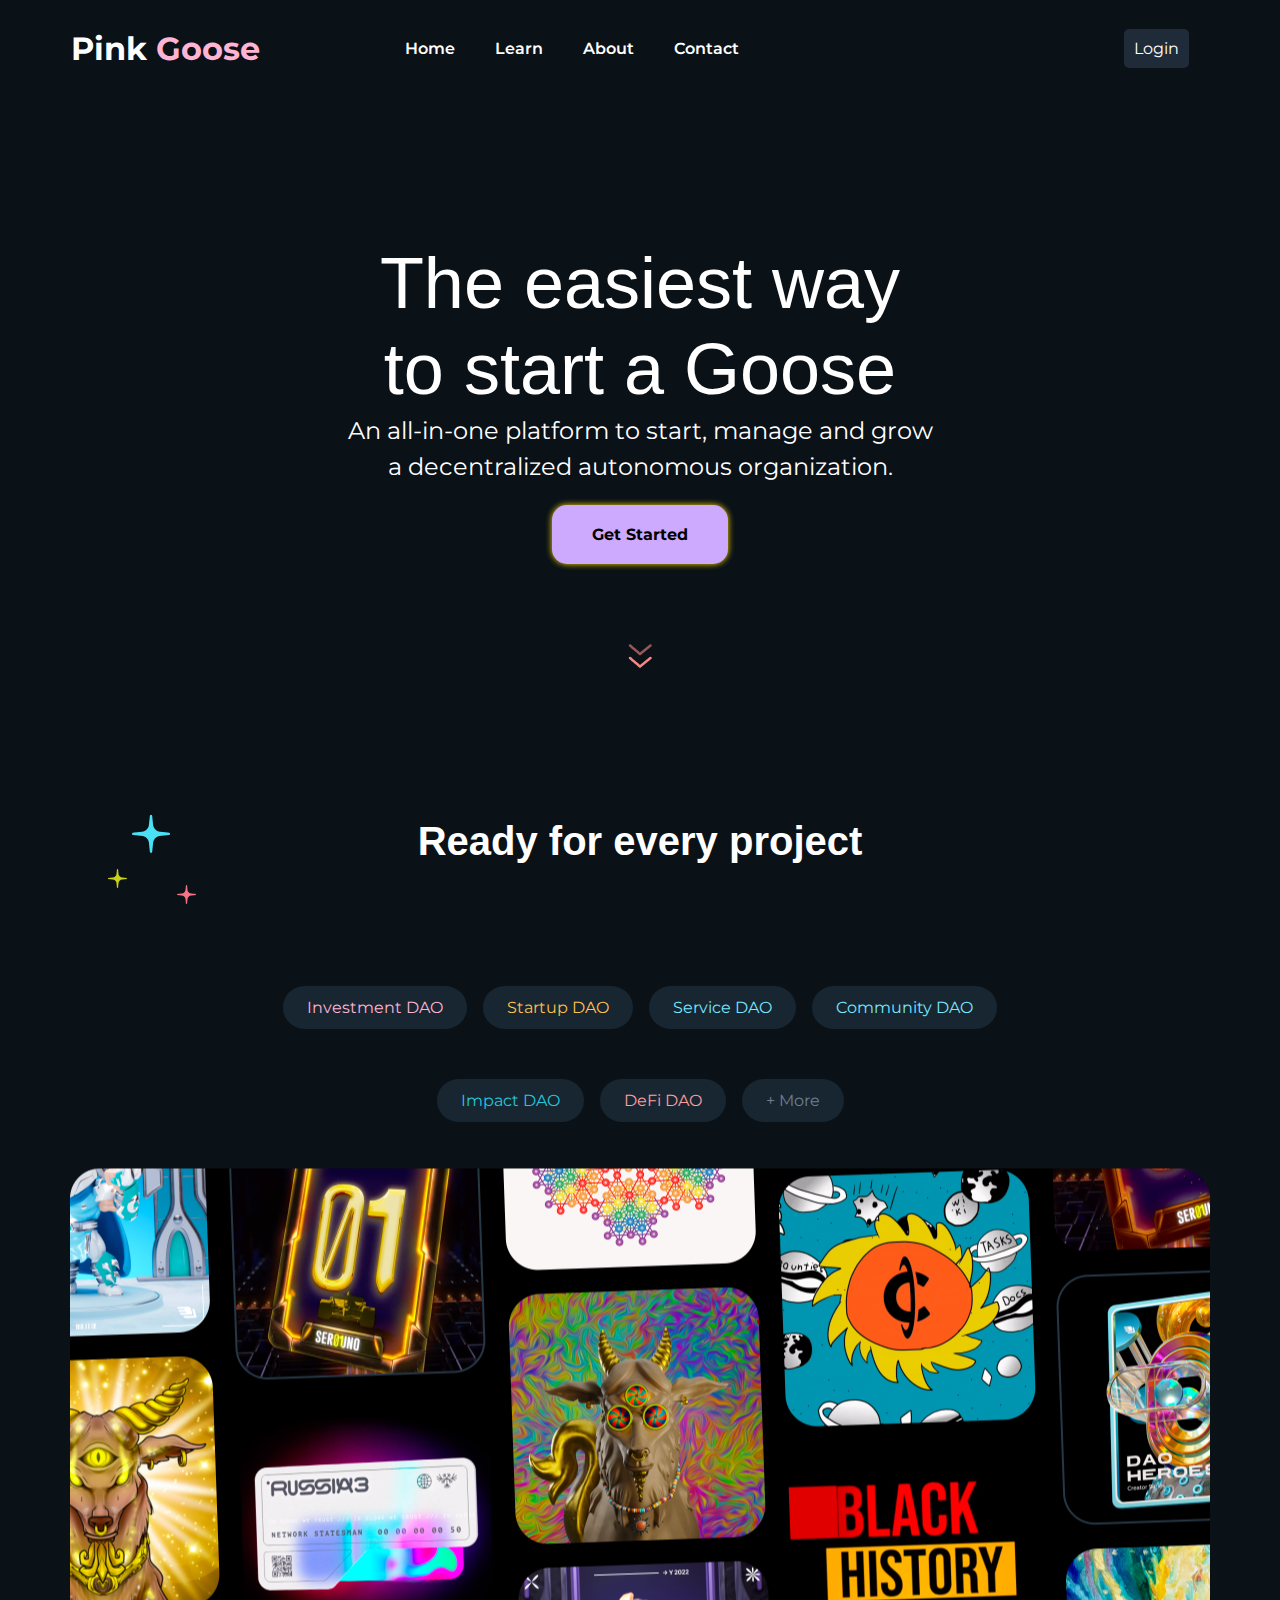
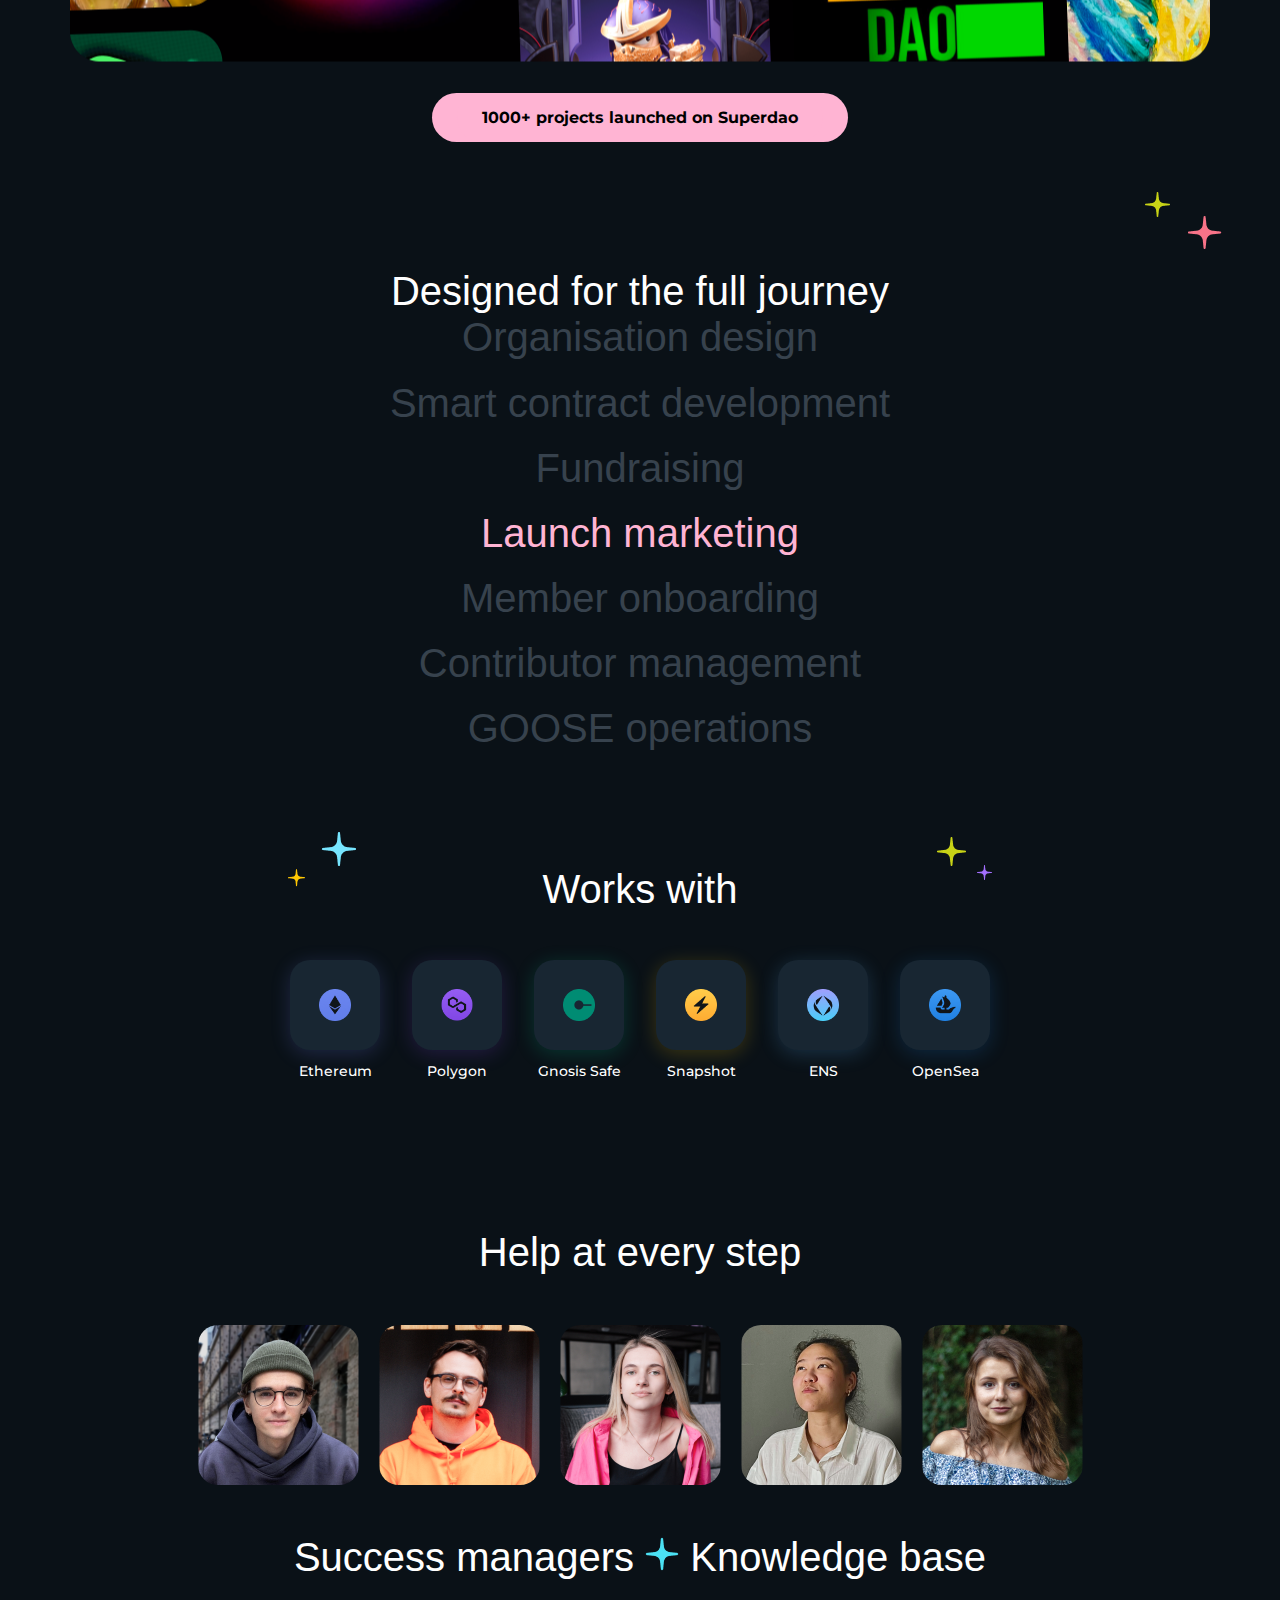
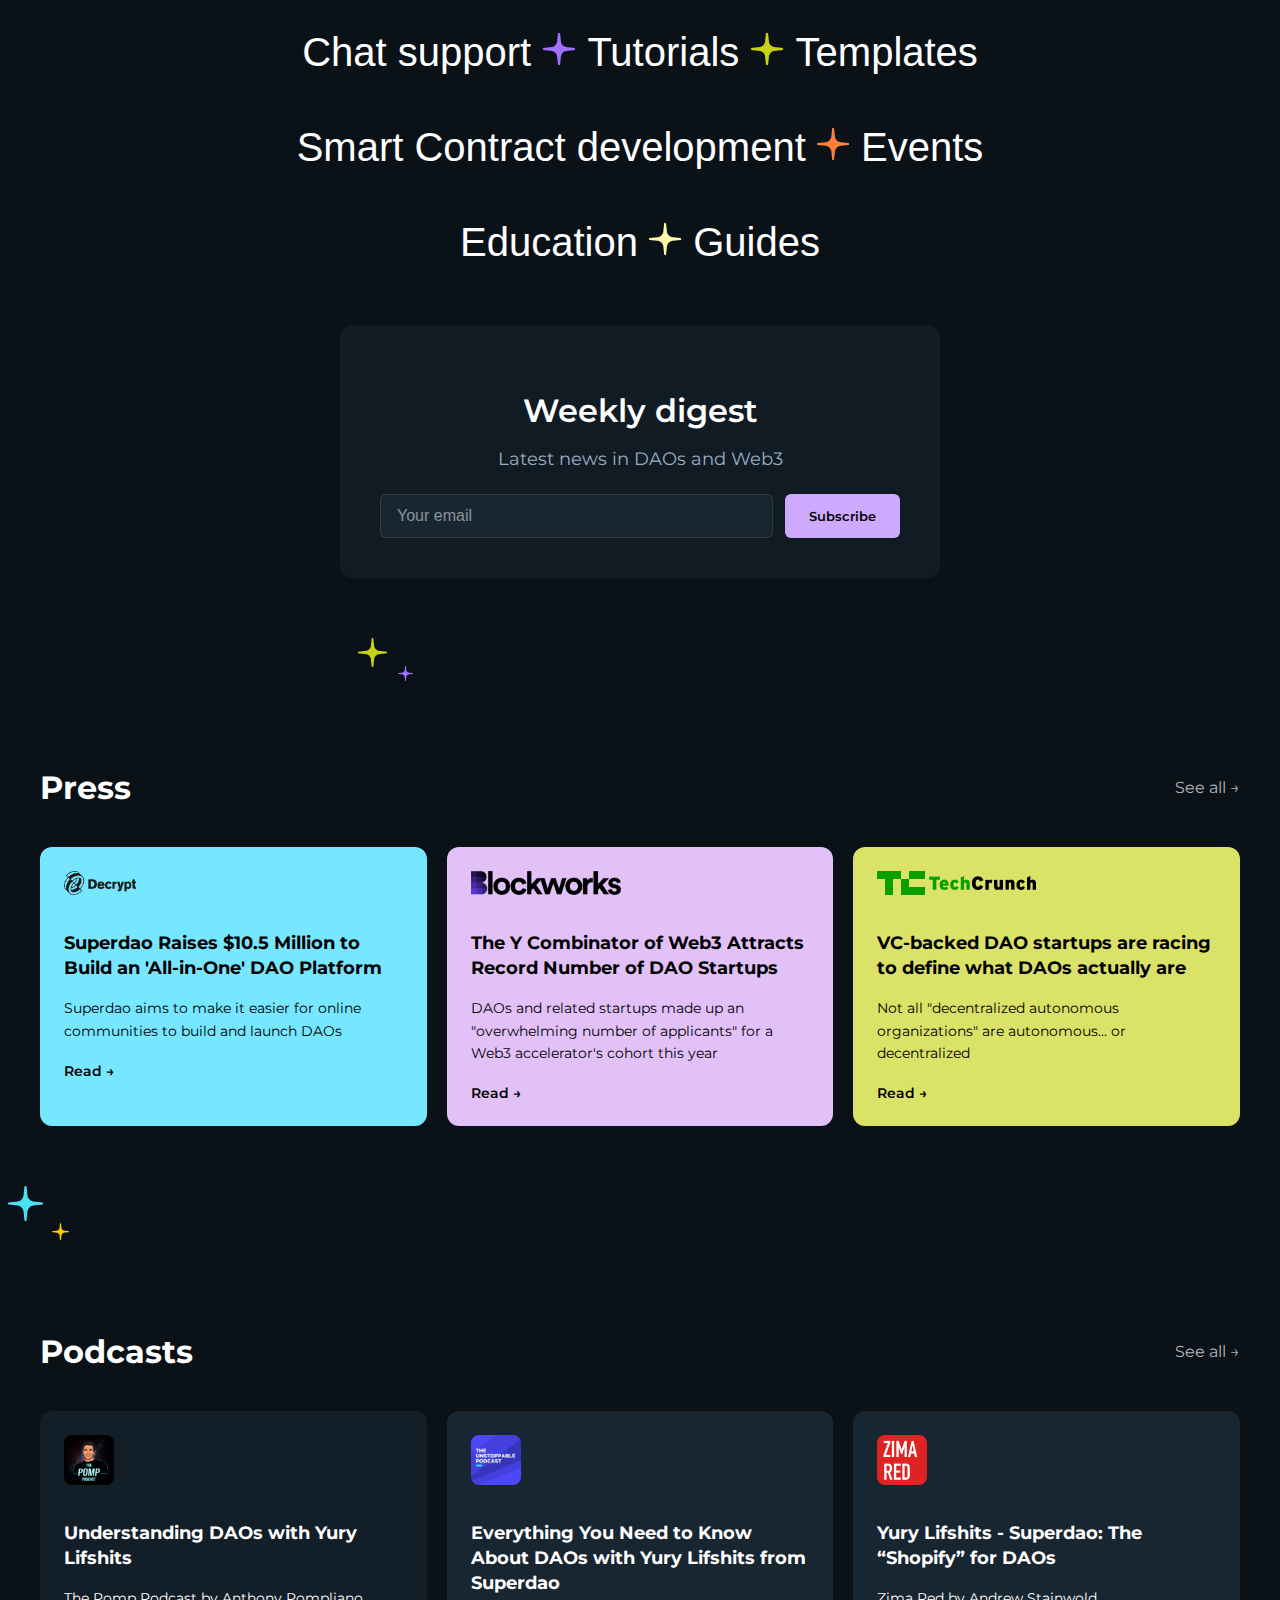
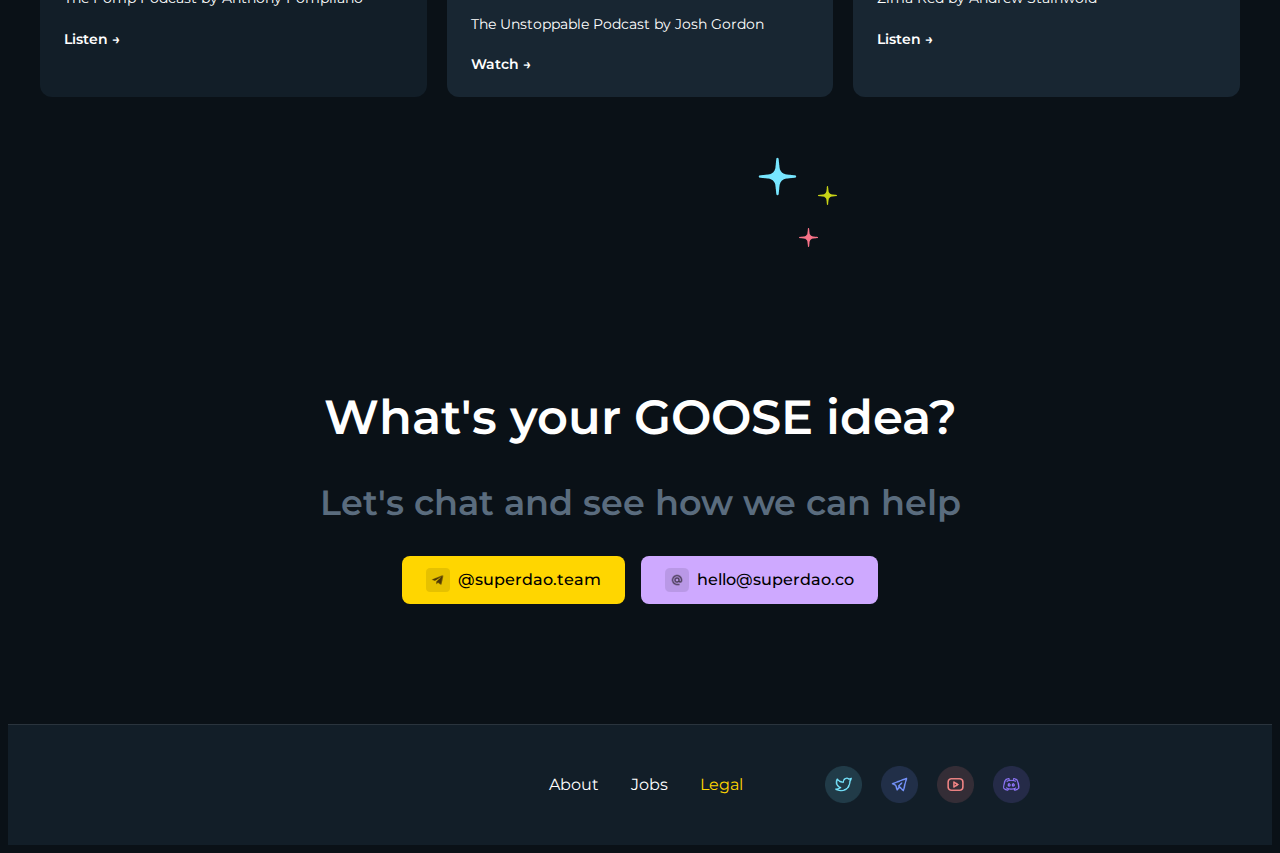
<file: pinkgoose.html>
<!DOCTYPE html>
<html lang="en">

<head>
    <style>
        @import url('https://fonts.googleapis.com/css2?family=Montserrat:ital,wght@0,100..900;1,100..900&display=swap');
    </style>
    <meta charset="UTF-8">
    <meta name="viewport" content="width=device-width, initial-scale=1.0">
    <title>Pink Goose</title>
    <link rel="stylesheet" href="style.css">
</head>
<body>
    <div class="pinkgoose a-content montserrat s-around">
        <h1>
            <span class="white-color">Pink</span>
            <span class="pink-color">Goose</span>
        </h1>
        <div class="header">
            <div class="navigation a-items">
            <a href="pinkgoose.html">
                <span class="white-color">Home</span>
            </a>
            <a href="pinkgoose2.html">
                <span class="white-color">Learn</span>
            </a>
            <a href="pinkgoose3.html"
                <span class="white-color">About</span>
            </a>
            <a href="pinkgoose4.html">
                <span class="white-color">Contact</span>
            </a>
            </div>
            <div class="login-container">
                <button class="login-btn">Login</button>
            </div>
        </div>
    </div>
</body>
<main>
    <div class="main-container">
        <span class="white-color big-font">The easiest way<br>to start a Goose</h1>
            <p>An all-in-one platform to start, manage and grow<br>a decentralized autonomous organization.</p>
    </div>
    <div class="button-container">
        <a href="pinkgoose2.html">
        <button class="get-started-btn">Get Started</button>
        </a>
    </div>
    <div class="image-container">
        <img src="images/icon/arrows-down.png" alt="Pink Goose Image">
    </div>
    <div class="text-container">
        <span class="white-color">Ready for every project</span>
    </div>
    <div class="image-container-2">
        <img src="images/icon/three-stars.png" alt="Pink Goose Image">
    </div>
    <div class="buttons-container">
        <div class="dao-button investment-dao">
            <span class="color-1">Investment DAO</span>
        </div>
        <div class="dao-button startup-dao">
            <span class="color-2">Startup DAO</span>
        </div>
        <div class="dao-button service-dao">
            <span class="color-3">Service DAO</span>
        </div>
        <div class="dao-button community-dao">
            <span class="color-3">Community DAO</span>
        </div>
    </div>
    <div class="buttons-container-2">
        <div class="dao-button impact-dao">
            <span class="color-4">Impact DAO</span>
        </div>
        <div class="dao-button defi-dao">
            <span class="color-5">DeFi DAO</span>
        </div>
        <div class="dao-button more-button">
            <span class="color-6">+ More</span>
        </div>
    </div>
    <div class="main-image-container">
        <img src="images/gamebox.png" alt="Pink Goose Image">
    </div>
    <div class="pink-button">
        <span class="pink-button box">1000+ projects launched on Superdao</span>
    </div>
    <div class="image-container-3">
        <img src="images/icon/stars-1.png" alt="Stars image">
    </div>
    <div class="bottom-text">
        <span class="white-color lato">Designed for the full journey</span>
        <div class="botton-text">
            <span class="bottom-color lato">Organisation design</h1>
        </div>
        <div class="bottom-text">
            <span class="bottom-color lato">Smart contract development</span>
        </div>
        <div class="bottom-text">
            <span class="bottom-color lato">Fundraising</span>
        </div>
        <div class="bottom-text">
            <span class="pink-color lato">Launch marketing</span>
        </div>
        <div class="bottom-text">
            <span class="bottom-color lato">Member onboarding</span>
        </div>
        <div class="bottom-text">
            <span class="bottom-color lato">Contributor management</span>
        </div>
        <div class="bottom-text">
            <span class="bottom-color lato">GOOSE operations</span>
        </div>
    </div>
    <div class="image-container-4">
        <img src="images/icon/stars-4.png" alt="stars-4 image">
        <img src="images/icon/stars-5.png" alt="stars-5 image">
    </div>
    <div class="text-container-2 lato">
        <span class="white-color lato">Works with</span>
    </div>
    <div class="crypto-container">
        <div class="crypto-item">
            <div class="crypto-icon ethereum">
                <img src="images/icon/ethereum.png" alt="Ethereum">
            </div>
            <span class="crypto-label">Ethereum</span>
        </div>
        <div class="crypto-item">
            <div class="crypto-icon polygon">
                <img src="images/icon/matic.png" alt="Polygon">
            </div>
            <span class="crypto-label">Polygon</span>
        </div>
        <div class="crypto-item">
            <div class="crypto-icon gnosis">
                <img src="images/icon/vector.png" alt="Gnosis Safe">
            </div>
            <span class="crypto-label">Gnosis Safe</span>
        </div>
        <div class="crypto-item">
            <div class="crypto-icon snapshot">
                <img src="images/icon/snapshot.png" alt="Snapshot">
            </div>
            <span class="crypto-label">Snapshot</span>
        </div>
        <div class="crypto-item">
            <div class="crypto-icon ens">
                <img src="images/icon/ens.png" alt="ENS">
            </div>
            <span class="crypto-label">ENS</span>
        </div>
        <div class="crypto-item">
            <div class="crypto-icon opensea">
                <img src="images/icon/open-sea.png" alt="OpenSea">
            </div>
            <span class="crypto-label">OpenSea</span>
        </div>
    </div>
    <div class="text-container-3 lato">
        <span class="white-color">Help at every step</span>
    </div>
    <div class="people-img">
        <img src="images/team/1.png">
        <img src="images/team/2.png">
        <img src="images/team/3.png">
        <img src="images/team/4.png">
        <img src="images/team/5.png">
    </div>
    <div class="text-container-4 lato">
        <span class="white-color lato">Success managers</span>
        <img src="images/icon/Star-blue.png" alt="Heart Pink">
        <span class="white-color lato">Knowledge base</span>
        <div class="text-container-4 lato">
            <span class="white-color lato">Chat support</span>
            <img src="images/icon/Star-purple.png" alt="Heart Pink">
            <span class="white-color lato">Tutorials</span>
            <img src="images/icon/Star-groen.png" alt="Heart Pink">
            <span class="white-color lato">Templates</span>
            <div class="text-container-4 lato">
                <span class="white-color lato">Smart Contract development</span>
                <img src="images/icon/Star-orange.png" alt="Heart Pink">
                <span class="white-color lato">Events</span>
                <div class="text-container-4 lato">
                    <span class="white-color lato">Education</span>
                    <img src="images/icon/Star-yellowlight.png" alt="Heart Pink">
                    <span class="white-color lato">Guides</span>
                </div>
            </div>
        </div>
    </div>
    <div class="newsletter-container">
    <div class="newsletter-box">
        <h2>Weekly digest</h2>
        <p>Latest news in DAOs and Web3</p>
        <div class="input-group">
            <input type="email" placeholder="Your email">
            <button class="subscribe-btn">Subscribe</button>
        </div>
    </div>
</div>
<img src="images/icon/stars-5.png" alt="stars-5" class="stars-5">
<div class="press-section">
    <h2 class="press-title">Press</h2>
    <div class="press-cards">
        <div class="press-card decrypt">
            <img src="images/decrypt.png" alt="Decrypt" class="press-logo">
            <h3>Superdao Raises $10.5 Million to Build an 'All-in-One' DAO Platform</h3>
            <p>Superdao aims to make it easier for online communities to build and launch DAOs</p>
            <a class="read-more">Read →</a>
        </div>
        <div class="press-card lockworks">
            <img src="images/blockworks.png" alt="Lockworks" class="press-logo">
            <h3>The Y Combinator of Web3 Attracts Record Number of DAO Startups</h3>
            <p>DAOs and related startups made up an "overwhelming number of applicants" for a Web3 accelerator's cohort this year</p>
            <a class="read-more">Read →</a>
        </div>
        <div class="press-card techcrunch">
            <img src="images/techcrunch.png" alt="TechCrunch" class="press-logo">
            <h3>VC-backed DAO startups are racing to define what DAOs actually are</h3>
            <p>Not all "decentralized autonomous organizations" are autonomous... or decentralized</p>
            <a class="read-more">Read →</a>
        </div>
    </div>
</div>
<img src="images/icon/stars-3.png" alt="stars-3" class="stars-3">
<div class="podcast-section">
    <h2 class="podcast-title">Podcasts</h2>
    <div class="podcast-cards">
        <div class="podcast-card pomp">
            <img src="images/1.png" alt="pomp" class="podcast-logo">
            <h3>Understanding DAOs with Yury Lifshits</h3>
            <p>The Pomp Podcast by Anthony Pompliano</p>
            <a class="read-more-2">Listen →</a>
        </div>
        <div class="podcast-card lockworks">
            <img src="images/2.png" alt="Unstoppable" class="podcast-logo">
            <h3>Everything You Need to Know About DAOs with Yury Lifshits from Superdao</h3>
            <p>The Unstoppable Podcast by Josh Gordon</p>
            <a class="read-more-2">Watch →</a>
        </div>
        <div class="podcast-card techcrunch">
            <img src="images/3.png" alt="Zima" class="podcast-logo">
            <h3>Yury Lifshits - Superdao: The “Shopify” for DAOs</h3>
            <p>Zima Red by Andrew Stainwold</p>
            <a class="read-more-2">Listen →</a>
        </div>
    </div>
</div>
<img src="images/icon/stars.png" alt="stars" class="stars">
<div class="contact-section">
    <h2 class="contact-title">What's your GOOSE idea?</h2>
    <p class="contact-subtitle">Let's chat and see how we can help</p>
    <div class="contact-buttons">
        <a class="contact-btn telegram">
            <img src="images/icon/telegram.png" alt="Telegram">
            <span>@superdao.team</span>
        </a>
        <a class="contact-btn email">
            <img src="images/icon/email.png" alt="Email">
            <span>hello@superdao.co</span>
        </a>
    </div>
</div>
</main>
<footer class="footer">
    <div class="footer-content">
        <div class="footer-links">
            <a class="footer-link">About</a>
            <a class="footer-link">Jobs</a>
            <a class="footer-link yellow">Legal</a>
        </div>
        <div class="social-links">
            <a class="social-link">
                <img src="images/icon/twitter-icon.png" alt="Twitter">
            </a>
            <a class="social-link">
                <img src="images/icon/telegram-icon.png" alt="Telegram">
            </a>
            <a class="social-link">
                <img src="images/icon/youtube-icon.png" alt="YouTube">
            </a>
            <a class="social-link">
                <img src="images/icon/discord-icon.png" alt="Discord">
            </a>
        </div>
    </div>
</footer>
</html>
</file>
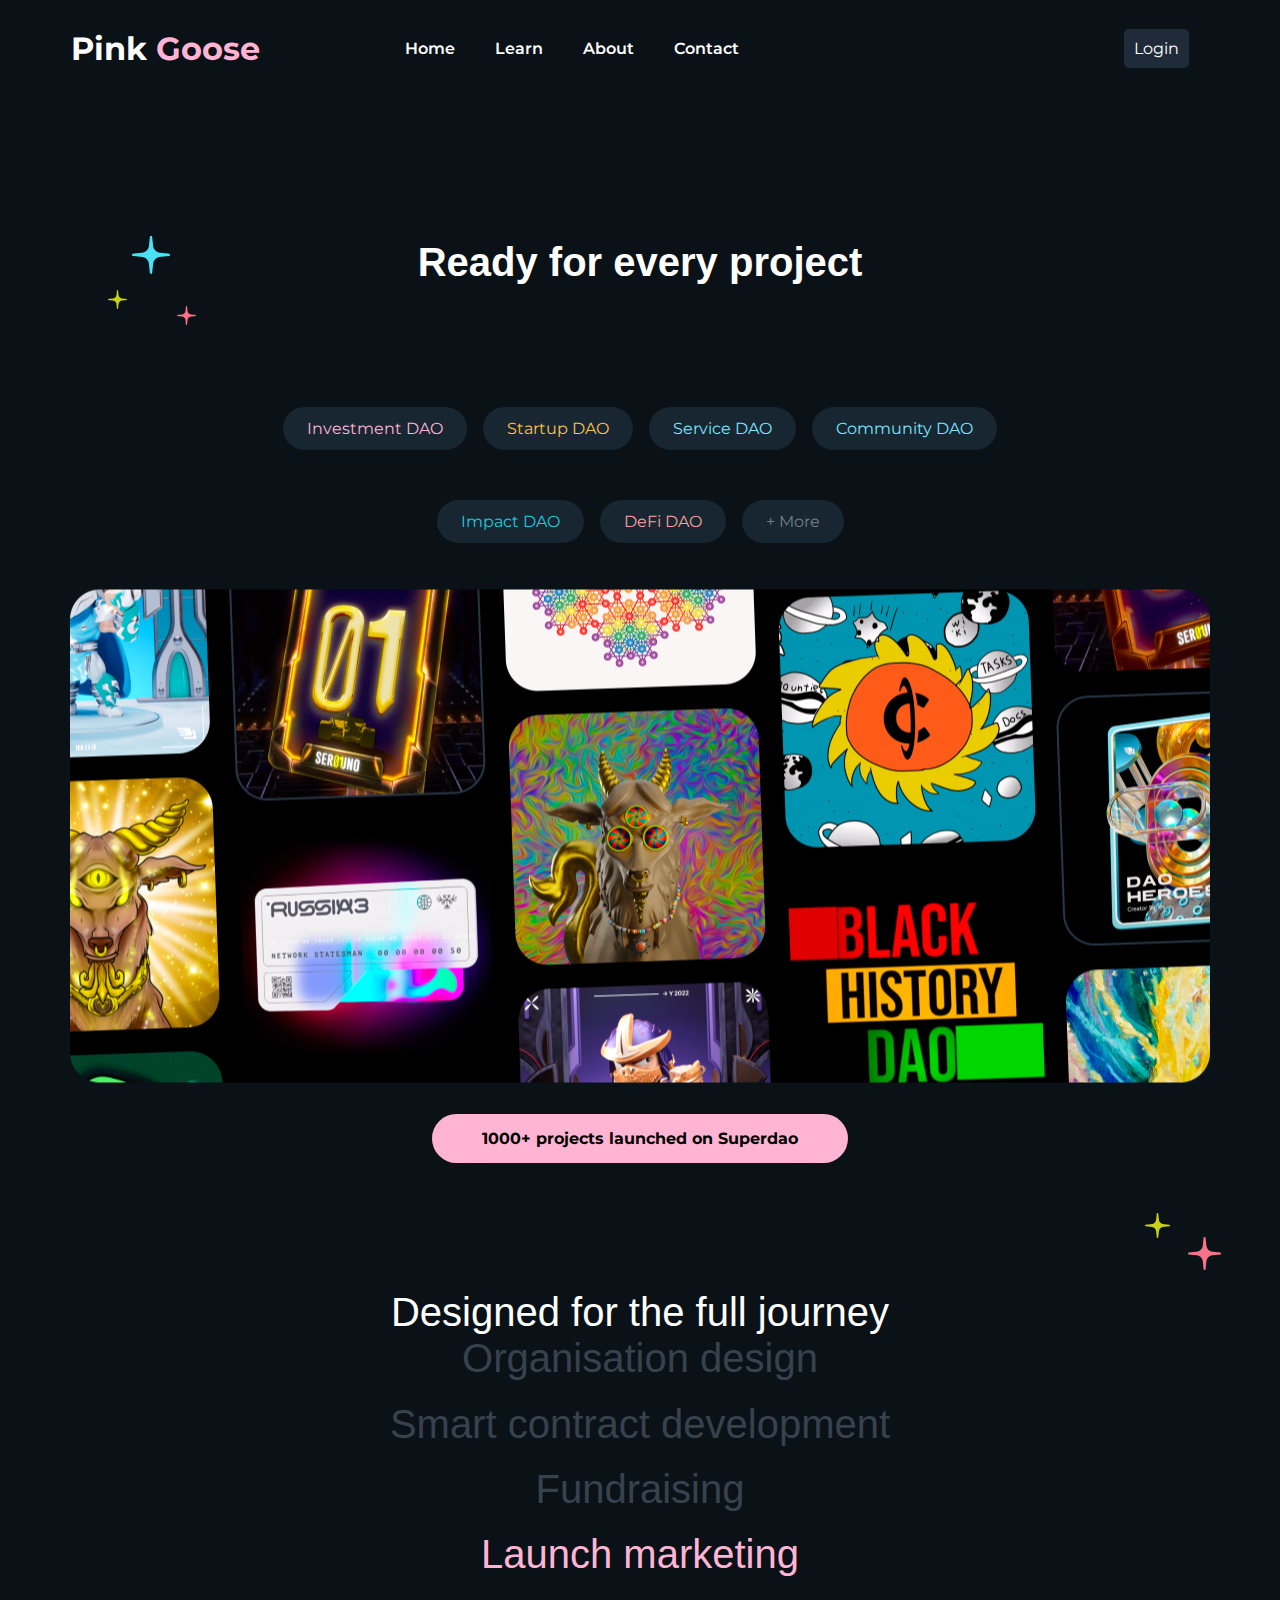
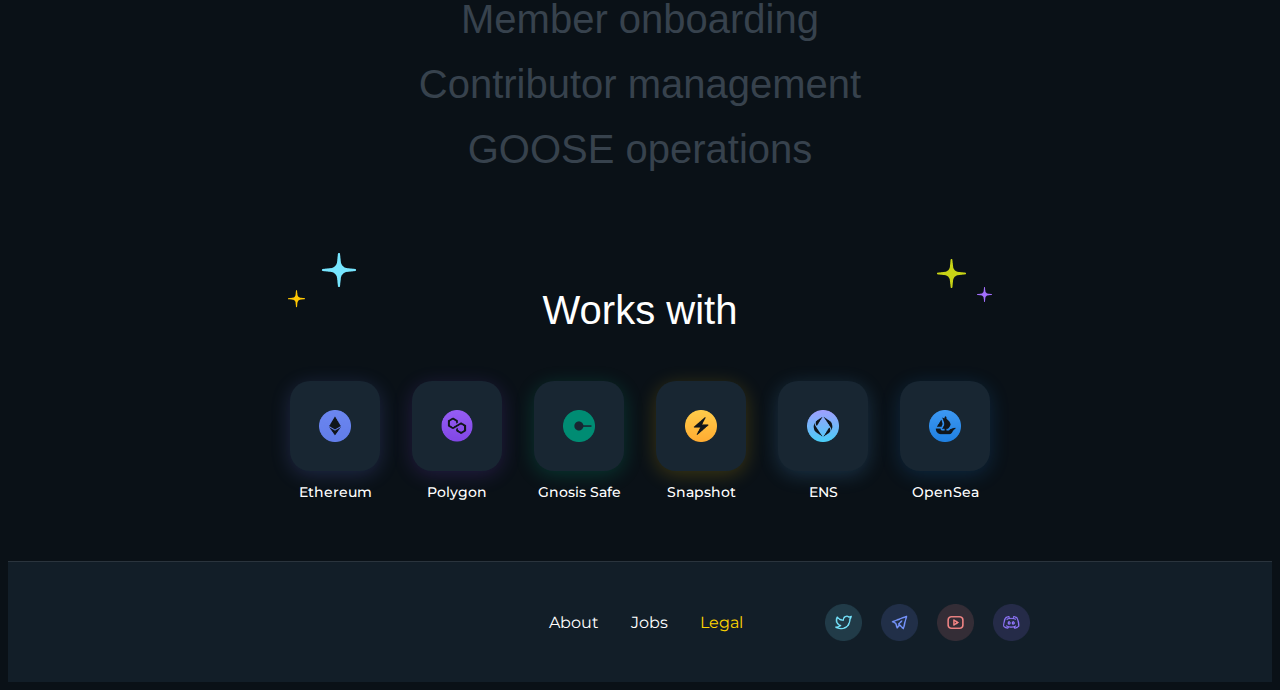
<file: pinkgoose2.html>
<!DOCTYPE html>
<html lang="en">

<head>
    <style>
        @import url('https://fonts.googleapis.com/css2?family=Montserrat:ital,wght@0,100..900;1,100..900&display=swap');
    </style>
    <meta charset="UTF-8">
    <meta name="viewport" content="width=device-width, initial-scale=1.0">
    <title>Pink Goose</title>
    <link rel="stylesheet" href="style.css">
</head>
<body>
    <div class="pinkgoose a-content montserrat s-around">
        <h1>
            <span class="white-color">Pink</span>
            <span class="pink-color">Goose</span>
        </h1>
        <div class="header">
            <div class="navigation a-items">
                <a href="pinkgoose.html">
                <span class="white-color">Home</span>
            </a>
            <a href="pinkgoose2.html">
                <span class="white-color">Learn</span>
            </a>
            <a href="pinkgoose3.html"
                <span class="white-color">About</span>
            </a>
            <a href="pinkgoose4.html">
                <span class="white-color">Contact</span>
            </a>
            </div>
            <div class="login-container">
                <button class="login-btn">Login</button>
            </div>
        </div>
    </div>
</body>
    <div class="text-container">
        <span class="white-color">Ready for every project</span>
    </div>
    <div class="image-container-2">
        <img src="images/icon/three-stars.png" alt="Pink Goose Image">
    </div>
    <div class="buttons-container">
        <div class="dao-button investment-dao">
            <span class="color-1">Investment DAO</span>
        </div>
        <div class="dao-button startup-dao">
            <span class="color-2">Startup DAO</span>
        </div>
        <div class="dao-button service-dao">
            <span class="color-3">Service DAO</span>
        </div>
        <div class="dao-button community-dao">
            <span class="color-3">Community DAO</span>
        </div>
    </div>
    <div class="buttons-container-2">
        <div class="dao-button impact-dao">
            <span class="color-4">Impact DAO</span>
        </div>
        <div class="dao-button defi-dao">
            <span class="color-5">DeFi DAO</span>
        </div>
        <div class="dao-button more-button">
            <span class="color-6">+ More</span>
        </div>
    </div>
    <div class="main-image-container">
        <img src="images/gamebox.png" alt="Pink Goose Image">
    </div>
    <div class="pink-button">
        <span class="pink-button box">1000+ projects launched on Superdao</span>
    </div>
    <div class="image-container-3">
        <img src="images/icon/stars-1.png" alt="Stars image">
    </div>
    <div class="bottom-text">
        <span class="white-color lato">Designed for the full journey</span>
        <div class="botton-text">
            <span class="bottom-color lato">Organisation design</h1>
        </div>
        <div class="bottom-text">
            <span class="bottom-color lato">Smart contract development</span>
        </div>
        <div class="bottom-text">
            <span class="bottom-color lato">Fundraising</span>
        </div>
        <div class="bottom-text">
            <span class="pink-color lato">Launch marketing</span>
        </div>
        <div class="bottom-text">
            <span class="bottom-color lato">Member onboarding</span>
        </div>
        <div class="bottom-text">
            <span class="bottom-color lato">Contributor management</span>
        </div>
        <div class="bottom-text">
            <span class="bottom-color lato">GOOSE operations</span>
        </div>
    </div>
    <div class="image-container-4">
        <img src="images/icon/stars-4.png" alt="stars-4 image">
        <img src="images/icon/stars-5.png" alt="stars-5 image">
    </div>
    <div class="text-container-2 lato">
        <span class="white-color lato">Works with</span>
    </div>
    <div class="crypto-container">
        <div class="crypto-item">
            <div class="crypto-icon ethereum">
                <img src="images/icon/ethereum.png" alt="Ethereum">
            </div>
            <span class="crypto-label">Ethereum</span>
        </div>
        <div class="crypto-item">
            <div class="crypto-icon polygon">
                <img src="images/icon/matic.png" alt="Polygon">
            </div>
            <span class="crypto-label">Polygon</span>
        </div>
        <div class="crypto-item">
            <div class="crypto-icon gnosis">
                <img src="images/icon/vector.png" alt="Gnosis Safe">
            </div>
            <span class="crypto-label">Gnosis Safe</span>
        </div>
        <div class="crypto-item">
            <div class="crypto-icon snapshot">
                <img src="images/icon/snapshot.png" alt="Snapshot">
            </div>
            <span class="crypto-label">Snapshot</span>
        </div>
        <div class="crypto-item">
            <div class="crypto-icon ens">
                <img src="images/icon/ens.png" alt="ENS">
            </div>
            <span class="crypto-label">ENS</span>
        </div>
        <div class="crypto-item">
            <div class="crypto-icon opensea">
                <img src="images/icon/open-sea.png" alt="OpenSea">
            </div>
            <span class="crypto-label">OpenSea</span>
        </div>
    </div>
</main>
<footer class="footer">
    <div class="footer-content">
        <div class="footer-links">
            <a class="footer-link">About</a>
            <a class="footer-link">Jobs</a>
            <a class="footer-link yellow">Legal</a>
        </div>
        <div class="social-links">
            <a class="social-link">
                <img src="images/icon/twitter-icon.png" alt="Twitter">
            </a>
            <a class="social-link">
                <img src="images/icon/telegram-icon.png" alt="Telegram">
            </a>
            <a class="social-link">
                <img src="images/icon/youtube-icon.png" alt="YouTube">
            </a>
            <a class="social-link">
                <img src="images/icon/discord-icon.png" alt="Discord">
            </a>
        </div>
    </div>
</footer>
</html>
</file>
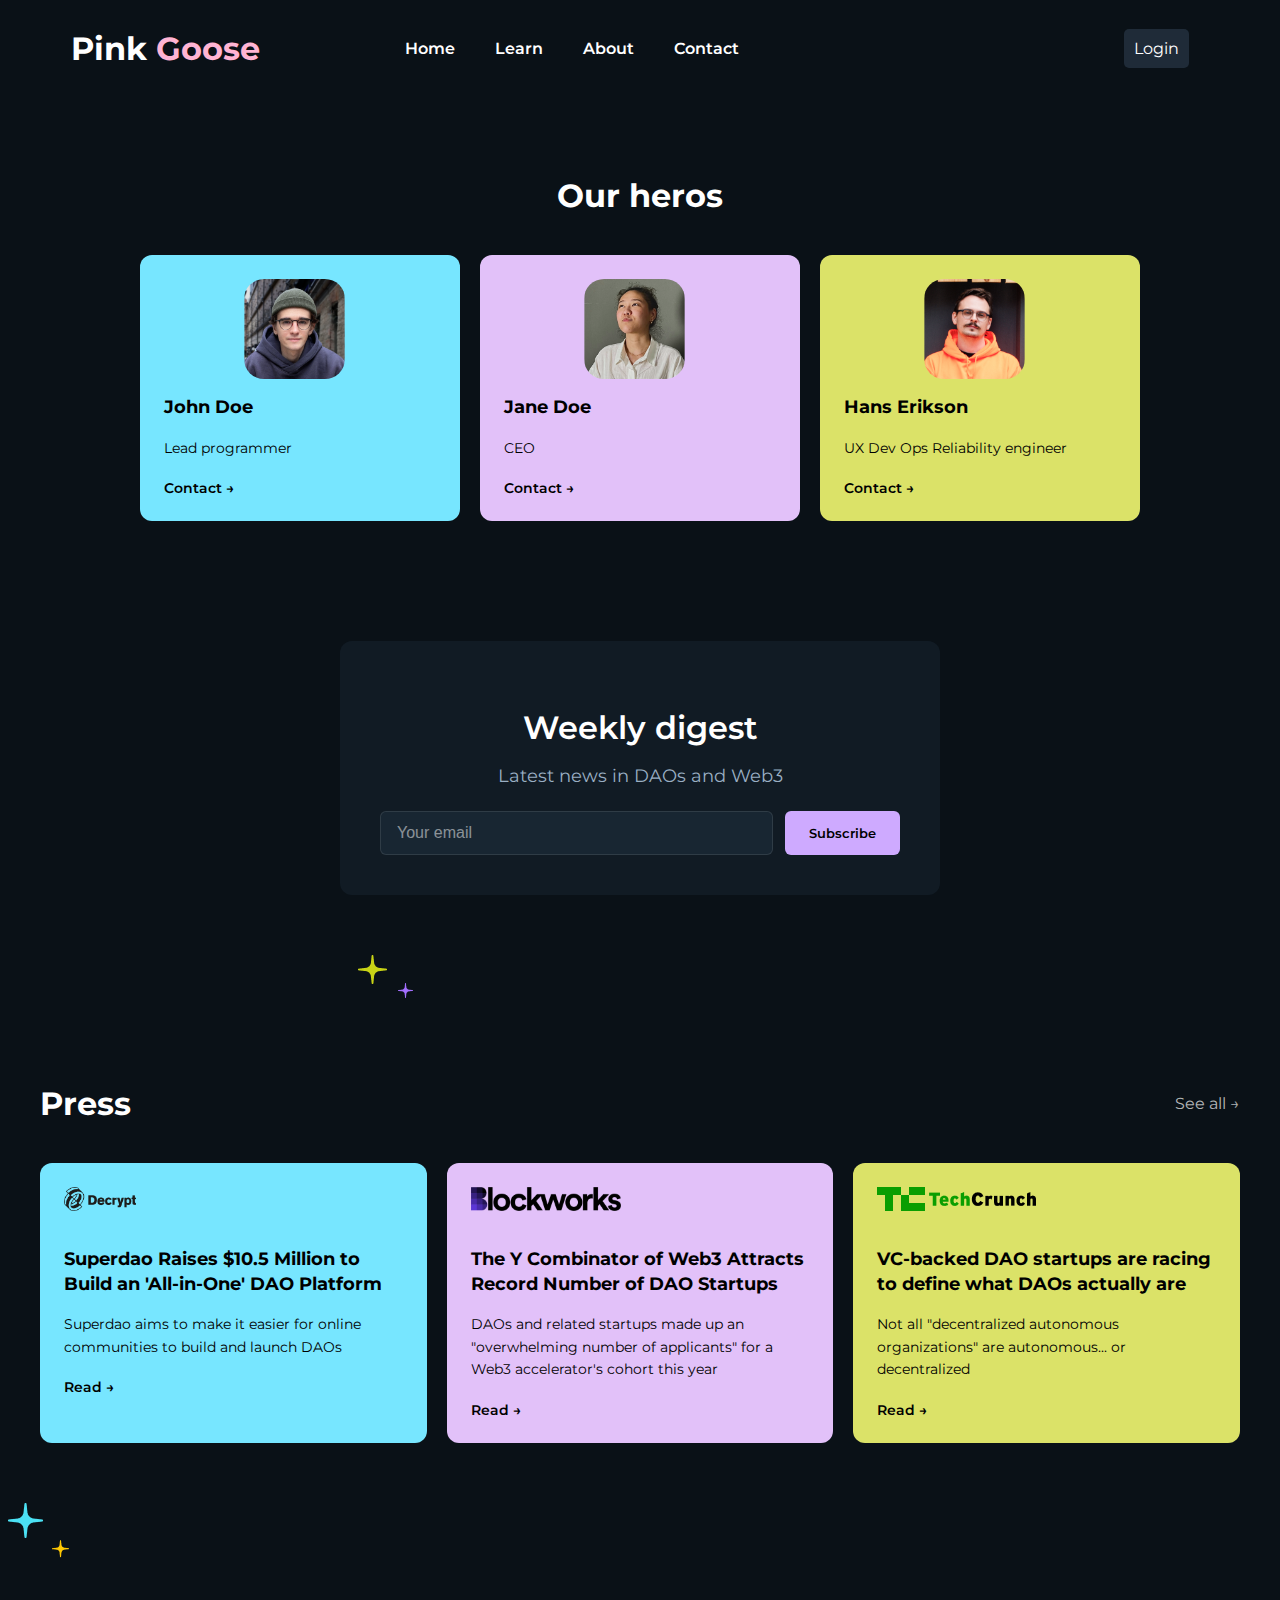
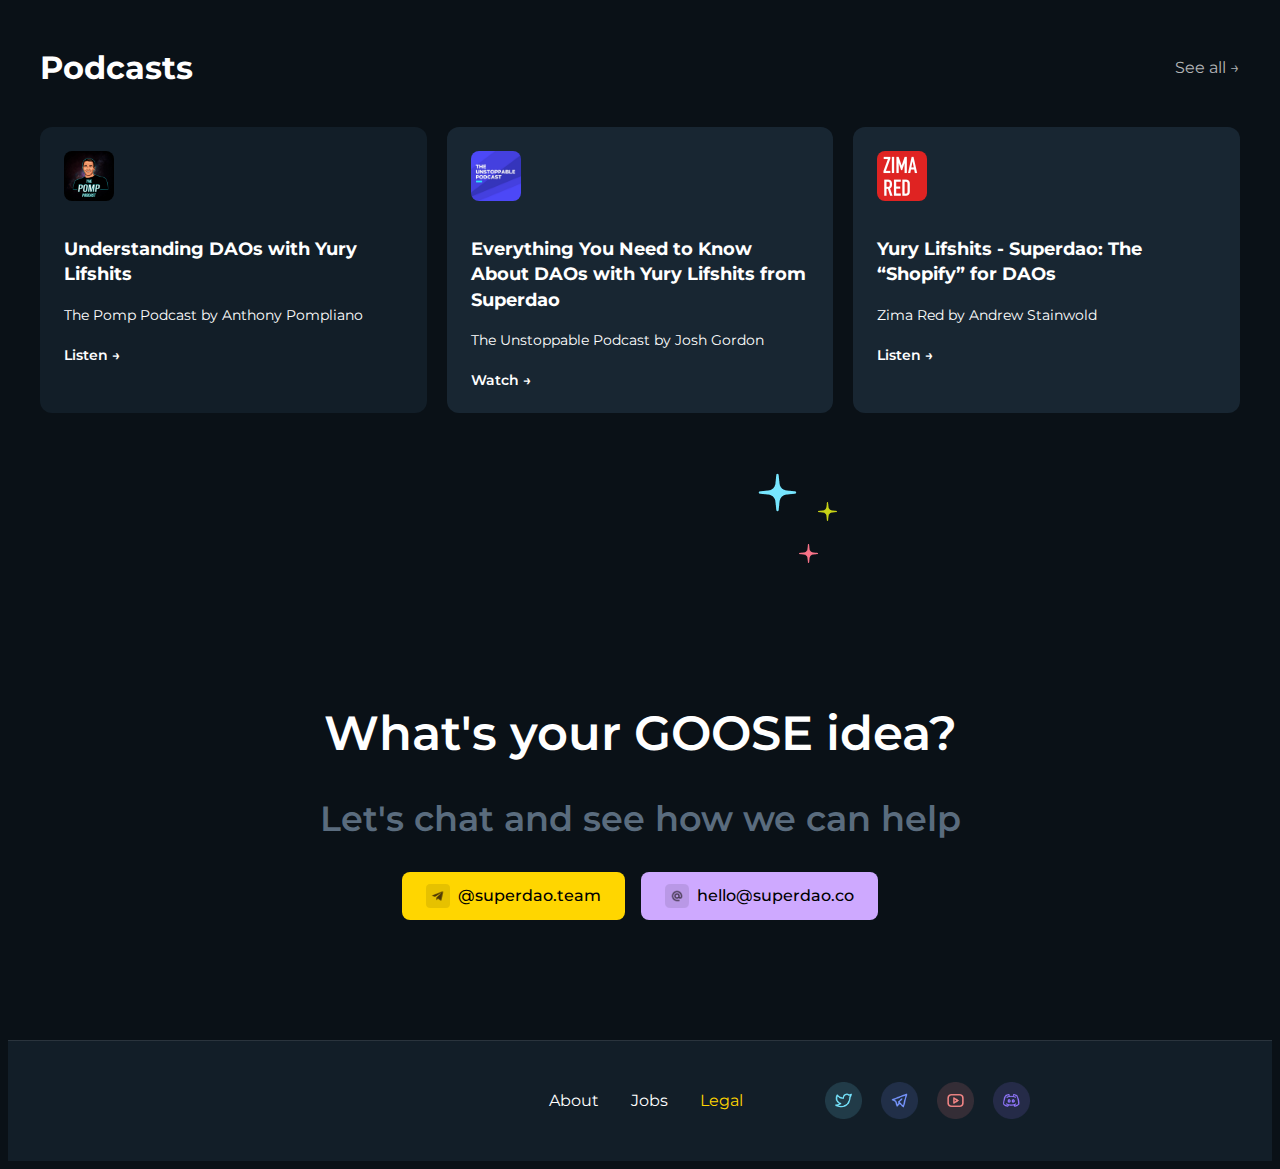
<file: pinkgoose3.html>
<!DOCTYPE html>
<html lang="en">

<head>
    <style>
        @import url('https://fonts.googleapis.com/css2?family=Montserrat:ital,wght@0,100..900;1,100..900&display=swap');
    </style>
    <meta charset="UTF-8">
    <meta name="viewport" content="width=device-width, initial-scale=1.0">
    <title>Pink Goose</title>
    <link rel="stylesheet" href="style.css">
</head>
<body>
    <div class="pinkgoose a-content montserrat s-around">
        <h1>
            <span class="white-color">Pink</span>
            <span class="pink-color">Goose</span>
        </h1>
        <div class="header">
            <div class="navigation a-items">
                <a href="pinkgoose.html">
                <span class="white-color">Home</span>
            </a>
            <a href="pinkgoose2.html">
                <span class="white-color">Learn</span>
            </a>
            <a href="pinkgoose3.html"
                <span class="white-color">About</span>
            </a>
            <a href="pinkgoose4.html">
                <span class="white-color">Contact</span>
            </a>
            </div>
            <div class="login-container">
                <button class="login-btn">Login</button>
            </div>
        </div>
    </div>
</body>
<main>
<div class="heros-section">
    <h2 class="heros-title">Our heros</h2>
    <div class="heros-cards">
        <div class="heros-card john">
            <img src="images/team/1.png" alt="John" class="heros-logo">
            <h3>John Doe</h3>
            <p>Lead programmer</p>
            <a class="read-more">Contact →</a>
        </div>
        <div class="heros-card jane">
            <img src="images/team/4.png" alt="Jane" class="heros-logo">
            <h3>Jane Doe</h3>
            <p>CEO</p>
            <a class="read-more">Contact →</a>
        </div>
        <div class="heros-card hans">
            <img src="images/team/2.png" alt="Hans" class="heros-logo">
            <h3>Hans Erikson</h3>
            <p>UX Dev Ops Reliability engineer</p>
            <a class="read-more">Contact →</a>
        </div>
    </div>
</div>
    <div class="newsletter-container">
    <div class="newsletter-box">
        <h2>Weekly digest</h2>
        <p>Latest news in DAOs and Web3</p>
        <div class="input-group">
            <input type="email" placeholder="Your email">
            <button class="subscribe-btn">Subscribe</button>
        </div>
    </div>
</div>
<img src="images/icon/stars-5.png" alt="stars-5" class="stars-5">
<div class="press-section">
    <h2 class="press-title">Press</h2>
    <div class="press-cards">
        <div class="press-card decrypt">
            <img src="images/decrypt.png" alt="Decrypt" class="press-logo">
            <h3>Superdao Raises $10.5 Million to Build an 'All-in-One' DAO Platform</h3>
            <p>Superdao aims to make it easier for online communities to build and launch DAOs</p>
            <a class="read-more">Read →</a>
        </div>
        <div class="press-card lockworks">
            <img src="images/blockworks.png" alt="Lockworks" class="press-logo">
            <h3>The Y Combinator of Web3 Attracts Record Number of DAO Startups</h3>
            <p>DAOs and related startups made up an "overwhelming number of applicants" for a Web3 accelerator's cohort this year</p>
            <a class="read-more">Read →</a>
        </div>
        <div class="press-card techcrunch">
            <img src="images/techcrunch.png" alt="TechCrunch" class="press-logo">
            <h3>VC-backed DAO startups are racing to define what DAOs actually are</h3>
            <p>Not all "decentralized autonomous organizations" are autonomous... or decentralized</p>
            <a class="read-more">Read →</a>
        </div>
    </div>
</div>
<img src="images/icon/stars-3.png" alt="stars-3" class="stars-3">
<div class="podcast-section">
    <h2 class="podcast-title">Podcasts</h2>
    <div class="podcast-cards">
        <div class="podcast-card pomp">
            <img src="images/1.png" alt="pomp" class="podcast-logo">
            <h3>Understanding DAOs with Yury Lifshits</h3>
            <p>The Pomp Podcast by Anthony Pompliano</p>
            <a class="read-more-2">Listen →</a>
        </div>
        <div class="podcast-card lockworks">
            <img src="images/2.png" alt="Unstoppable" class="podcast-logo">
            <h3>Everything You Need to Know About DAOs with Yury Lifshits from Superdao</h3>
            <p>The Unstoppable Podcast by Josh Gordon</p>
            <a class="read-more-2">Watch →</a>
        </div>
        <div class="podcast-card techcrunch">
            <img src="images/3.png" alt="Zima" class="podcast-logo">
            <h3>Yury Lifshits - Superdao: The “Shopify” for DAOs</h3>
            <p>Zima Red by Andrew Stainwold</p>
            <a class="read-more-2">Listen →</a>
        </div>
    </div>
</div>
<img src="images/icon/stars.png" alt="stars" class="stars">
<div class="contact-section">
    <h2 class="contact-title">What's your GOOSE idea?</h2>
    <p class="contact-subtitle">Let's chat and see how we can help</p>
    <div class="contact-buttons">
        <a class="contact-btn telegram">
            <img src="images/icon/telegram.png" alt="Telegram">
            <span>@superdao.team</span>
        </a>
        <a class="contact-btn email">
            <img src="images/icon/email.png" alt="Email">
            <span>hello@superdao.co</span>
        </a>
    </div>
</div>
</main>
<footer class="footer">
    <div class="footer-content">
        <div class="footer-links">
            <a class="footer-link">About</a>
            <a class="footer-link">Jobs</a>
            <a class="footer-link yellow">Legal</a>
        </div>
        <div class="social-links">
            <a class="social-link">
                <img src="images/icon/twitter-icon.png" alt="Twitter">
            </a>
            <a class="social-link">
                <img src="images/icon/telegram-icon.png" alt="Telegram">
            </a>
            <a class="social-link">
                <img src="images/icon/youtube-icon.png" alt="YouTube">
            </a>
            <a class="social-link">
                <img src="images/icon/discord-icon.png" alt="Discord">
            </a>
        </div>
    </div>
</footer>
</html>
</file>
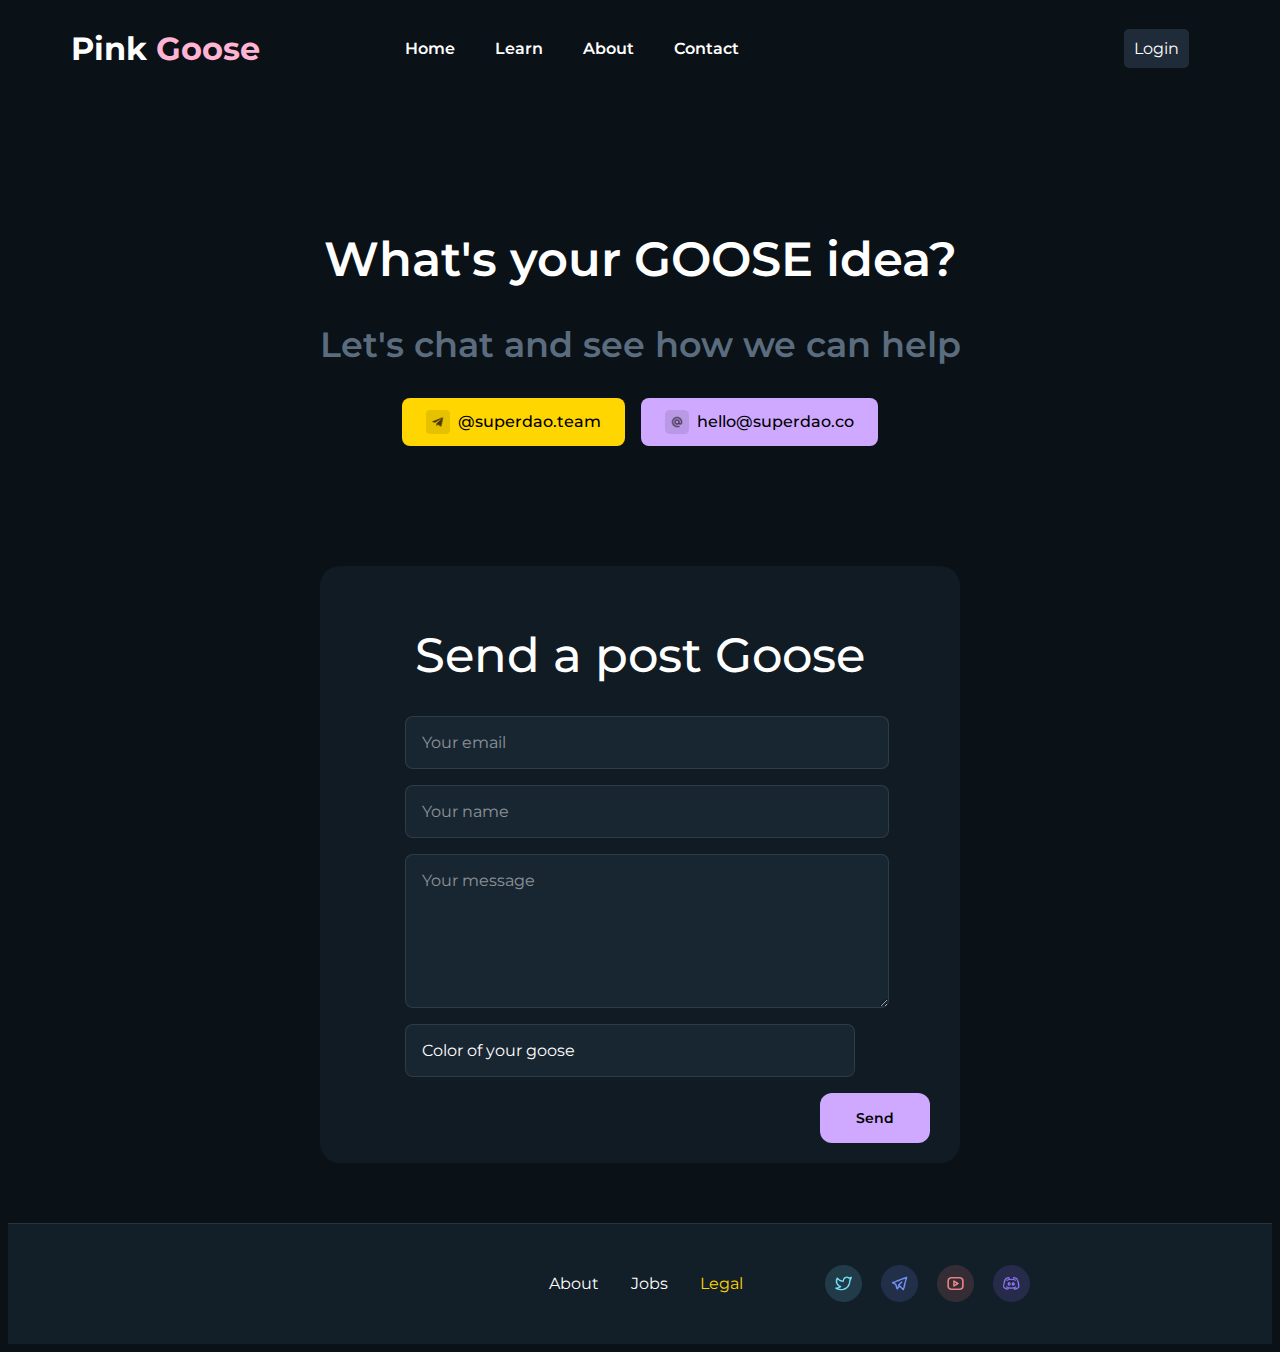
<file: pinkgoose4.html>
<!DOCTYPE html>
<html lang="en">

<head>
    <style>
        @import url('https://fonts.googleapis.com/css2?family=Montserrat:ital,wght@0,100..900;1,100..900&display=swap');
    </style>
    <meta charset="UTF-8">
    <meta name="viewport" content="width=device-width, initial-scale=1.0">
    <title>Pink Goose</title>
    <link rel="stylesheet" href="style.css">
</head>
<body>
    <div class="pinkgoose a-content montserrat s-around">
        <h1>
            <span class="white-color">Pink</span>
            <span class="pink-color">Goose</span>
        </h1>
        <div class="header">
            <div class="navigation a-items">
                <a href="pinkgoose.html">
                <span class="white-color">Home</span>
            </a>
            <a href="pinkgoose2.html">
                <span class="white-color">Learn</span>
            </a>
            <a href="pinkgoose3.html"
                <span class="white-color">About</span>
            </a>
            <a href="pinkgoose4.html">
                <span class="white-color">Contact</span>
            </a>
            </div>
            <div class="login-container">
                <button class="login-btn">Login</button>
            </div>
        </div>
    </div>
</body>
<main>
<div class="contact-section">
    <h2 class="contact-title">What's your GOOSE idea?</h2>
    <p class="contact-subtitle">Let's chat and see how we can help</p>
    <div class="contact-buttons">
        <a class="contact-btn telegram">
            <img src="images/icon/telegram.png" alt="Telegram">
            <span>@superdao.team</span>
        </a>
        <a class="contact-btn email">
            <img src="images/icon/email.png" alt="Email">
            <span>hello@superdao.co</span>
        </a>
    </div>
</div>
<div class="form-section">
    <h2 class="form-title">Send a post Goose</h2>
    <form class="contact-form">
        <input type="email" placeholder="Your email" required>
        <input type="text" placeholder="Your name" required>
        <textarea placeholder="Your message" rows="4" required></textarea>
        <select required>
            <option value="" disabled selected>Color of your goose</option>
            <option value="red">Red</option>
            <option value="white">White</option>
            <option value="blue">Blue</option>
            <option value="black">Black</option>
        </select>
        <button type="submit" class="send-btn">Send</button>
    </form>
</div>
</main>
<footer class="footer">
    <div class="footer-content">
        <div class="footer-links">
            <a class="footer-link">About</a>
            <a class="footer-link">Jobs</a>
            <a class="footer-link yellow">Legal</a>
        </div>
        <div class="social-links">
            <a class="social-link">
                <img src="images/icon/twitter-icon.png" alt="Twitter">
            </a>
            <a class="social-link">
                <img src="images/icon/telegram-icon.png" alt="Telegram">
            </a>
            <a class="social-link">
                <img src="images/icon/youtube-icon.png" alt="YouTube">
            </a>
            <a class="social-link">
                <img src="images/icon/discord-icon.png" alt="Discord">
            </a>
        </div>
    </div>
</footer>
</html>
</file>
<file: css/style.css>
body {
    background-color: #0A1117;
}
.header {
    display: flex;
    justify-content: space-between;
    align-items: center;
    padding: 20px;
}
.pinkgoose {
    display: flex;
    font-family: Montserrat, sans-serif;
}
.navigation {
    font-family: Montserrat, sans-serif;
    display: flex;
    font-weight: 600;
    justify-content: center;
    align-items: center;
    gap: 40px;
}

.login-container {
    display: flex;
    justify-content: flex-end;
    min-width: 450px;
}
.button-container {
    display: flex;
    justify-content: center;
    margin-top: 20px;
}
.get-started-btn {
    background-color: rgba(206, 170, 255, 1);
    color: black;
    box-shadow: 0px 0px 6px 0px rgba(255, 214, 0, 1);
    border: none;
    display: flex;
    padding: 20px 40px;
    border-radius: 15px;
    font-family: Montserrat, sans-serif;
    font-weight: 700;
    font-size: 16px;
    cursor: pointer;
}
.a-items {
    align-items: center;
}
.j-content {
    justify-content: center;
}
.a-content {
    align-content: flex-start;
}
.flex-end {
    justify-content: flex-end;
}
.s-between {
    justify-content: space-between;
}
.s-around {
    justify-content: space-around;
}
.t-align {
    text-align: flex-start;
}
.white-color {
    color: white;
}
.pink-color {
    color: rgba(255, 180, 211, 1);
}
.login-btn {
    background-color: rgba(36, 50, 65, 0.8);
    color: white;
    border: none;
    display: flex;
    padding: 10px;
    border-radius: 5px;
    font-family: Montserrat, sans-serif;
    font-size: 16px;
    cursor: pointer;
}
.main-container {
    text-align: center;
    margin-top: 150px;
    font-family: Lato, sans-serif;
    max-width: 1200px;
    margin-left: auto;
    margin-right: auto;
    padding: 0 20px;
}
.big-font {
    font-size: 72px;
    font-weight: 500;
    line-height: 1.2;
    margin-bottom: 24px;
}
.main-container p {
    font-family: Montserrat, sans-serif;
    font-weight: 400;
    font-size: 24px;
    line-height: 1.5;
    color: white;
    max-width: 800px;
    margin: 0 auto;
}
.text-container {
    margin-top: 20px;
    text-align: center;
    font-size: 40px;
    margin-top: 150px;
    font-family: Lato, sans-serif;
    margin-left: auto;
    margin-right: auto;
    font-weight: 600;
}
.Inv-button {
    display: flex;
    background-color: rgba(24, 38, 50, 1);
    color: black;
    border: none;
    display: flex;
    padding: 10px 20px;
    border-radius: 20px;
    font-family: Montserrat, sans-serif;
    font-weight: semi-bold;
    font-size: 16px;
    cursor: pointer;
}
.buttons-container {
    display: flex;
    flex-direction: row;
    flex-wrap: wrap;
    justify-content: center;
    gap: 16px;
    margin-top: 32px;
}
.DAO-buttons-container {
    display: flex;
    flex-direction: row;
    flex-wrap: wrap;
    justify-content: center;
    gap: 16px;
    padding: 50px 100px;
}
.image-container {
    display: flex;
    justify-content: center;
    align-items: center;
    margin-top: 80px;
    gap: 20px;
    flex-wrap: wrap;
}
.three-stars-image {
    display: flex;
    margin-top: -100px;
    padding: 50px 100px;
}
.dao-button {
    background-color: rgba(24, 38, 50, 1);
    padding: 12px 24px;
    border-radius: 50px;
    cursor: pointer;
    transition: all 0.3s ease;
}
.investment-dao {
    background: rgba(24, 38, 50, 1);
    text-decoration-color: rgba(255, 180, 211, 1);
}

.startup-dao {
    background: rgba(24, 38, 50, 1);
}

.service-dao {
    background: rgba(24, 38, 50, 1);
}

.community-dao {
    background: rgba(24, 38, 50, 1);
}

.impact-dao {
    background: rgba(24, 38, 50, 1);
}

.defi-dao {
    background: rgba(24, 38, 50, 1);
}

.more-button {
    background: rgba(24, 38, 50, 1);
}
.color-1 {
    font-family: Montserrat, sans-serif;
    color: rgba(255, 180, 211, 1)
}
.color-2 {
    font-family: Montserrat, sans-serif;
    color: rgba(255, 194, 76, 1)
}
.color-3 {
    font-family: Montserrat, sans-serif;
    color: rgba(119, 230, 255, 1)
}
.color-4 {
    font-family: Montserrat, sans-serif;
    color: rgba(35, 201, 222, 1)
}
.color-5 {
    font-family: Montserrat, sans-serif;
    color: rgba(255, 158, 158, 1)
}
.color-6 {
    font-family: Montserrat, sans-serif;
    color: rgba(112, 127, 141, 1)
}
.main-image-container {
    display: flex;
    justify-content: center;
    align-items: center;
    transform: scale(0.5);
    margin-top: -250px;
}
.pink-button {
    background-color: rgba(255, 180, 211, 1);
    color: black;
    font-family: Montserrat, sans-serif;
    font-weight: 700;
    padding: 15px 25px;
    justify-content: center;
    border-radius: 50px;
    width: fit-content;
    margin: 0 auto;
    position: relative;
    margin-top: -17%;
}
.Star-image-container {
    display: flex;
    justify-content: flex-end;
    align-items: flex-end;
    margin-top: 50px;
    margin-right: 50px;
}
.bottom-text {
    display: flex;
    justify-content: center;
    font-family: Lato, sans-serif;
    flex-direction: column;
    text-align: center;
    font-size: 40px;
    margin-top: 20px;
    font-weight: 60;
}
.bottom-color {
    color: rgba(55, 66, 77, 1)
}
.lato {
  font-family: Lato, sans-serif;
  font-style: normal;
}
.stars-images-container {
    display: flex;
    justify-content: space-around;
    align-items: center;
    margin-top: 80px;
    gap: 20px;
    flex-wrap: wrap;
}
.crypto-text-container {
    margin-top: -20px;
    text-align: center;
    font-size: 40px;
}
.crypto-container {
    display: flex;
    justify-content: center;
    gap: 32px;
    margin: 48px auto;
    flex-wrap: wrap;
}

.crypto-item {
    display: flex;
    flex-direction: column;
    align-items: center;
    gap: 12px;
}

.crypto-icon {
    background: rgba(24, 38, 50, 1);
    width: 90px;
    height: 90px;
    border-radius: 20px;
    display: flex;
    align-items: center;
    justify-content: center;
    transition: transform 0.4s ease;
}
.crypto-icon.ethereum {
    box-shadow: 0 4px 20px rgba(115, 131, 255, 0.2);
}

.crypto-icon.polygon {
    box-shadow: 0 4px 20px rgba(130, 71, 229, 0.2);
}

.crypto-icon.gnosis {
    box-shadow: 0 4px 20px rgba(0, 200, 150, 0.2);
}

.crypto-icon.snapshot {
    box-shadow: 0 4px 20px rgba(255, 200, 0, 0.2);
}

.crypto-icon.ens {
    box-shadow: 0 4px 20px rgba(88, 182, 255, 0.2);
}

.crypto-icon.opensea {
    box-shadow: 0 4px 20px rgba(32, 129, 226, 0.2);
}
.crypto-icon:hover {
    transform: translateY(-2px);
}

.crypto-icon img {
    width: 32px;
    height: 32px;
}

.crypto-label {
    color: white;
    font-family: Montserrat, sans-serif;
    font-size: 14px;
    font-weight: 500;
}
.help-text-container {
    margin-top: 20px;
    text-align: center;
    font-size: 40px;
    margin-top: 150px;
    margin-left: auto;
    margin-right: auto;
    font-weight: 500;
}
.people-img {
    display: flex;
    flex-direction: row;
    gap: 20px;
    margin-top: 50px;
    justify-content: center;
    align-items: center;
}
.people-img img {
    border-radius: 20px;
    width: auto;
    height: auto;
}
.support-text-container {
    margin-top: 20px;
    text-align: center;
    font-family: lato, sans-serif;
    font-size: 40px;
    margin-top: 50px;
    margin-left: auto;
    margin-right: auto;
    font-weight: 300;
}
.newsletter-container {
    display: flex;
    justify-content: center;
    align-items: center;
    margin: 60px auto;
    max-width: 600px;
}

.newsletter-box {
    background: rgba(24, 38, 50, 0.5);
    font-family: Montserrat, sans-serif;
    border-radius: 12px;
    padding: 40px;
    width: 100%;
    text-align: center;
}

.newsletter-box h2 {
    color: white;
    font-family: Montserrat, sans-serif;
    font-size: 32px;
    margin-bottom: 8px;
    font-weight: 600;
}

.newsletter-box p {
    color: rgba(154, 175, 195, 1);
    font-family: Montserrat, sans-serif;
    font-size: 18px;
    margin-bottom: 24px;
}

.input-group {
    display: flex;
    gap: 12px;
    margin-top: 20px;
}

.input-group input {
    flex: 1;
    background: rgba(24, 38, 50, 1);
    border: 1px solid rgba(255, 255, 255, 0.1);
    border-radius: 6px;
    padding: 12px 16px;
    color: white;
    font-size: 16px;
}

.input-group input::placeholder {
    color: rgba(255, 255, 255, 0.5);
}

.subscribe-btn {
    background: rgba(206, 170, 255, 1);
    color: black;
    font-family: Montserrat, sans-serif;
    border: none;
    border-radius: 6px;
    padding: 12px 24px;
    font-weight: 600;
    cursor: pointer;
    transition: all 0.2s ease;
}

.subscribe-btn:hover {
    transform: translateY(-2px);
    background: rgba(216, 180, 255, 1);
}
.stars-5 {
    display: flex;
    justify-content: center;
    margin-left: 350px;
}
.press-section {
    padding: 60px 20px;
    max-width: 1200px;
    margin: 0 auto;
}

.press-title {
    color: white;
    font-family: Montserrat, sans-serif;
    font-size: 32px;
    margin-bottom: 40px;
    display: flex;
    justify-content: space-between;
    align-items: center;
}

.press-title::after {
    content: "See all →";
    font-family: Montserrat, sans-serif;
    font-size: 16px;
    color: rgba(255, 255, 255, 0.7);
    font-weight: normal;
}

.press-cards {
    display: grid;
    grid-template-columns: repeat(auto-fit, minmax(300px, 1fr));
    gap: 20px;
}

.press-card {
    background: rgba(24, 38, 50, 1);
    border-radius: 12px;
    padding: 24px;
    transition: transform 0.2s ease;
}

.press-card:hover {
    transform: translateY(-4px);
}

.press-card.decrypt {
    background: rgba(119, 230, 255, 1);
}

.press-card.lockworks {
    background: rgba(226, 193, 249, 1);
}

.press-card.techcrunch {
    background: rgba(219, 226, 104, 1);
}

.press-logo {
    height: 24px;
    margin-bottom: 16px;
}

.press-card h3 {
    color: black;
    font-family: Montserrat, sans-serif;
    font-size: 18px;
    margin: 16px 0;
    line-height: 1.4;
}

.press-card p {
    color: black;
    font-family: Montserrat, sans-serif;
    font-size: 14px;
    line-height: 1.6;
    margin-bottom: 20px;
}

.read-more {
    color: black;
    font-family: Montserrat, sans-serif;
    text-decoration: none;
    font-size: 14px;
    font-weight: 600;
}

.read-more:hover {
    opacity: 0.8;
}
.podcast-section {
    padding: 60px 20px;
    max-width: 1200px;
    margin: 0 auto;
}

.podcast-title {
    color: white;
    font-family: Montserrat, sans-serif;
    font-size: 32px;
    margin-bottom: 40px;
    display: flex;
    justify-content: space-between;
    align-items: center;
}

.podcast-title::after {
    content: "See all →";
    font-family: Montserrat, sans-serif;
    font-size: 16px;
    color: rgba(255, 255, 255, 0.7);
    font-weight: normal;
}

.podcast-cards {
    display: grid;
    grid-template-columns: repeat(auto-fit, minmax(300px, 1fr));
    gap: 20px;
}

.podcast-card {
    background: rgba(24, 38, 50, 1);
    border-radius: 12px;
    padding: 24px;
    transition: transform 0.2s ease;
}

.podcast-card:hover {
    transform: translateY(-4px);
}

.podcast-card.pomp {
    background: rgba(18, 30, 40, 1);
}

.podcast-card.unstoppable {
    background: rgba(18, 30, 40, 1);
}

.podcast-card.zima {
    background: rgba(18, 30, 40, 1);
}
.podcast-logo {
    height: 50px;
    margin-bottom: 16px;
    border-radius: 8px;
}

.podcast-card h3 {
    color: white;
    font-family: Montserrat, sans-serif;
    font-size: 18px;
    margin: 16px 0;
    line-height: 1.4;
}

.podcast-card p {
    color: white;
    font-family: Montserrat, sans-serif;
    font-size: 14px;
    line-height: 1.6;
    margin-bottom: 20px;
}
.read-more-2 {
    color: white;
    font-family: Montserrat, sans-serif;
    text-decoration: none;
    font-size: 14px;
    font-weight: 600;
}

.read-more-2:hover {
    opacity: 0.8;
}
.stars{
    display: flex;
    justify-content: center;
    margin-left: 750px;
}
.contact-section {
    text-align: center;
    padding: 60px 20px;
    margin: 40px auto;
}

.contact-title {
    color: white;
    font-family: Montserrat, sans-serif;
    font-size: 48px;
    margin-bottom: 16px;
    font-weight: 600;
}

.contact-subtitle {
    color: rgba(90, 108, 126, 1);
    font-family: Montserrat, sans-serif;
    font-size: 35px;
    font-weight: 600;
    margin-bottom: 32px;
}

.contact-buttons {
    display: flex;
    font-family: Montserrat, sans-serif;
    justify-content: center;
    gap: 16px;
    flex-wrap: wrap;
}

.contact-btn {
    display: flex;
    font-family: Montserrat, sans-serif;
    align-items: center;
    gap: 8px;
    padding: 12px 24px;
    border-radius: 8px;
    text-decoration: none;
    transition: transform 0.2s ease;
}

.contact-btn:hover {
    transform: translateY(-2px);
}

.contact-btn img {
    width: 24px;
    height: 24px;
}

.contact-btn span {
    color: black;
    font-weight: 500;
}

.contact-btn.telegram {
    background-color: #FFD600;
}

.contact-btn.email {
    background-color: #CEA9FF;
}
footer {
    padding: 40px 20px;
    border-top: 1px solid rgba(255, 255, 255, 0.1);
    background: rgba(18, 30, 40, 1);
    margin-top: 60px;
}

.footer-content {
    max-width: 1200px;
    display: flex;
    justify-content: center;
    align-items: center;
    gap: 80px;
    margin-left: 300px;
}

.footer-links {
    display: flex;
    gap: 32px;
}

.footer-link {
    color: white;
    text-decoration: none;
    font-family: Montserrat, sans-serif;
    font-size: 16px;
    transition: opacity 0.2s ease;
}

.footer-link:hover {
    opacity: 0.8;
}

.footer-link.yellow {
    color: #FFD600;
}

.social-links {
    display: flex;
    gap: 16px;
}

.social-link {
    width: 40px;
    height: 40px;
    border-radius: 50%;
    display: flex;
    align-items: center;
    justify-content: center;
    transition: transform 0.2s ease;
}

.social-link:hover {
    transform: translateY(-2px);
}

.social-link img {
    width: 37px;
    height: 37px;
}
.heros-section {
    padding: 60px 20px;
    max-width: 1000px;
    margin: 0 auto;
}

.heros-title {
    color: white;
    font-family: Montserrat, sans-serif;
    font-size: 32px;
    margin-bottom: 40px;
    display: flex;
    justify-content: center;
    align-items: center;
}
.heros-cards {
    display: grid;
    grid-template-columns: repeat(auto-fit, minmax(300px, 1fr));
    gap: 20px;
}

.heros-card {
    background: rgba(24, 38, 50, 1);
    border-radius: 12px;
    padding: 24px;
    transition: transform 0.2s ease;
}

.heros-card:hover {
    transform: translateY(-4px);
}

.heros-card.john {
    background: rgba(119, 230, 255, 1);
}

.heros-card.jane {
    background: rgba(226, 193, 249, 1);
}

.heros-card.hans {
    background: rgba(219, 226, 104, 1);
}

.heros-logo {
    display: flex;
    margin-left: 80px;
    height: 100px;
    border-radius: 20px;
    margin-bottom: 16px;
}

.heros-card h3 {
    color: black;
    font-family: Montserrat, sans-serif;
    font-size: 18px;
    margin: 16px 0;
    line-height: 1.4;
}

.heros-card p {
    color: black;
    font-family: Montserrat, sans-serif;
    font-size: 14px;
    line-height: 1.6;
    margin-bottom: 20px;
}
a {
    text-decoration: none;
}
.form-section {
    max-width: 600px;
    background: rgba(24, 38, 50, 0.5);
    font-family: Montserrat, sans-serif;
    border-radius: 20px;
    margin: 60px auto;
    padding: 20px 20px;
}

.form-title {
    color: white;
    font-size: 48px;
    font-weight: 500;
    margin-bottom: 32px;
    text-align: center;
}

.contact-form {
    display: flex;
    flex-direction: column;
    gap: 16px;
}
.contact-form input,
.contact-form textarea,
.contact-form select {
    background: rgba(24, 38, 50, 1);
    border: 1px solid rgba(255, 255, 255, 0.1);
    border-radius: 8px;
    max-width: 450px;
    margin-left: 65px;
    padding: 16px;
    color: white;
    font-size: 16px;
    font-family: Montserrat, sans-serif;
}

.contact-form textarea {
    resize: vertical;
    min-height: 120px;
}

.contact-form select {
    appearance: none;
    background-repeat: no-repeat;
    background-position: right 16px center;
    cursor: pointer;
}

.contact-form option {
    background: rgba(24, 38, 50, 1);
    color: white;
}

.send-btn {
    background: #CEA9FF;
    color: black;
    border: none;
    border-radius: 12px;
    max-width: 110px;
    margin-left: 480px;
    padding: 16px;
    font-size: 14px;
    font-family: Montserrat, sans-serif;
    font-weight: 600;
    cursor: pointer;
    transition: transform 0.2s ease;
}

.send-btn:hover {
    transform: translateY(-2px);
}

.contact-form input::placeholder,
.contact-form textarea::placeholder {
    color: rgba(255, 255, 255, 0.5);
}
</file>
<file: style.css>
body {
    background-color: #0A1117;
}
.header {
    display: flex;
    justify-content: space-between;
    align-items: center;
    padding: 20px;
}
.pinkgoose {
    display: flex;
    font-family: Montserrat, sans-serif;
}
.navigation {
    font-family: Montserrat, sans-serif;
    display: flex;
    font-weight: 600;
    justify-content: center;
    align-items: center;
    gap: 40px;
}

.login-container {
    display: flex;
    justify-content: flex-end;
    min-width: 450px;
}
.button-container {
    display: flex;
    justify-content: center;
    margin-top: 20px;
}
.get-started-btn {
    background-color: rgba(206, 170, 255, 1);
    color: black;
    box-shadow: 0px 0px 6px 0px rgba(255, 214, 0, 1);
    border: none;
    display: flex;
    padding: 20px 40px;
    border-radius: 15px;
    font-family: Montserrat, sans-serif;
    font-weight: 700;
    font-size: 16px;
    cursor: pointer;
}
.a-items {
    align-items: center;
}
.j-content {
    justify-content: center;
}
.a-content {
    align-content: flex-start;
}
.flex-end {
    justify-content: flex-end;
}
.s-between {
    justify-content: space-between;
}
.s-around {
    justify-content: space-around;
}
.t-align {
    text-align: flex-start;
}
.white-color {
    color: white;
}
.pink-color {
    color: rgba(255, 180, 211, 1);
}
.login-btn {
    background-color: rgba(36, 50, 65, 0.8);
    color: white;
    border: none;
    display: flex;
    padding: 10px;
    border-radius: 5px;
    font-family: Montserrat, sans-serif;
    font-size: 16px;
    cursor: pointer;
}
.main-container {
    text-align: center;
    margin-top: 150px;
    font-family: Lato, sans-serif;
    max-width: 1200px;
    margin-left: auto;
    margin-right: auto;
    padding: 0 20px;
}
.big-font {
    font-size: 72px;
    font-weight: 500;
    line-height: 1.2;
    margin-bottom: 24px;
}
.main-container p {
    font-family: Montserrat, sans-serif;
    font-weight: 400;
    font-size: 24px;
    line-height: 1.5;
    color: white;
    max-width: 800px;
    margin: 0 auto;
}
.text-container {
    margin-top: 20px;
    text-align: center;
    font-size: 40px;
    margin-top: 150px;
    font-family: Lato, sans-serif;
    margin-left: auto;
    margin-right: auto;
    font-weight: 600;
}
.Inv-button {
    display: flex;
    background-color: rgba(24, 38, 50, 1);
    color: black;
    border: none;
    display: flex;
    padding: 10px 20px;
    border-radius: 20px;
    font-family: Montserrat, sans-serif;
    font-weight: semi-bold;
    font-size: 16px;
    cursor: pointer;
}
.buttons-container {
    display: flex;
    flex-direction: row;
    flex-wrap: wrap;
    justify-content: center;
    gap: 16px;
    margin-top: 32px;
}
.buttons-container-2 {
    display: flex;
    flex-direction: row;
    flex-wrap: wrap;
    justify-content: center;
    gap: 16px;
    padding: 50px 100px;
}
.image-container {
    display: flex;
    justify-content: center;
    align-items: center;
    margin-top: 80px;
    gap: 20px;
    flex-wrap: wrap;
}
.image-container-2 {
    display: flex;
    margin-top: -100px;
    padding: 50px 100px;
}
.dao-button {
    background-color: rgba(24, 38, 50, 1);
    padding: 12px 24px;
    border-radius: 50px;
    cursor: pointer;
    transition: all 0.3s ease;
}
.investment-dao {
    background: rgba(24, 38, 50, 1);
    text-decoration-color: rgba(255, 180, 211, 1);
}

.startup-dao {
    background: rgba(24, 38, 50, 1);
}

.service-dao {
    background: rgba(24, 38, 50, 1);
}

.community-dao {
    background: rgba(24, 38, 50, 1);
}

.impact-dao {
    background: rgba(24, 38, 50, 1);
}

.defi-dao {
    background: rgba(24, 38, 50, 1);
}

.more-button {
    background: rgba(24, 38, 50, 1);
}
.color-1 {
    font-family: Montserrat, sans-serif;
    color: rgba(255, 180, 211, 1)
}
.color-2 {
    font-family: Montserrat, sans-serif;
    color: rgba(255, 194, 76, 1)
}
.color-3 {
    font-family: Montserrat, sans-serif;
    color: rgba(119, 230, 255, 1)
}
.color-4 {
    font-family: Montserrat, sans-serif;
    color: rgba(35, 201, 222, 1)
}
.color-5 {
    font-family: Montserrat, sans-serif;
    color: rgba(255, 158, 158, 1)
}
.color-6 {
    font-family: Montserrat, sans-serif;
    color: rgba(112, 127, 141, 1)
}
.main-image-container {
    display: flex;
    justify-content: center;
    align-items: center;
    transform: scale(0.5);
    margin-top: -250px;
}
.pink-button {
    background-color: rgba(255, 180, 211, 1);
    color: black;
    font-family: Montserrat, sans-serif;
    font-weight: 700;
    padding: 15px 25px;
    justify-content: center;
    border-radius: 50px;
    width: fit-content;
    margin: 0 auto;
    position: relative;
    margin-top: -17%;
}
.image-container-3 {
    display: flex;
    justify-content: flex-end;
    align-items: flex-end;
    margin-top: 50px;
    margin-right: 50px;
}
.bottom-text {
    display: flex;
    justify-content: center;
    flex-direction: column;
    text-align: center;
    font-size: 40px;
    margin-top: 20px;
    font-weight: 60;
}
.bottom-color {
    color: rgba(55, 66, 77, 1)
}
.lato {
  font-family: Lato, sans-serif;
  font-style: normal;
}
.image-container-4 {
    display: flex;
    justify-content: space-around;
    align-items: center;
    margin-top: 80px;
    gap: 20px;
    flex-wrap: wrap;
}
.text-container-2 {
    margin-top: -20px;
    text-align: center;
    font-size: 40px;
}
.crypto-container {
    display: flex;
    justify-content: center;
    gap: 32px;
    margin: 48px auto;
    flex-wrap: wrap;
}

.crypto-item {
    display: flex;
    flex-direction: column;
    align-items: center;
    gap: 12px;
}

.crypto-icon {
    background: rgba(24, 38, 50, 1);
    width: 90px;
    height: 90px;
    border-radius: 20px;
    display: flex;
    align-items: center;
    justify-content: center;
    transition: transform 0.4s ease;
}
.crypto-icon.ethereum {
    box-shadow: 0 4px 20px rgba(115, 131, 255, 0.2);
}

.crypto-icon.polygon {
    box-shadow: 0 4px 20px rgba(130, 71, 229, 0.2);
}

.crypto-icon.gnosis {
    box-shadow: 0 4px 20px rgba(0, 200, 150, 0.2);
}

.crypto-icon.snapshot {
    box-shadow: 0 4px 20px rgba(255, 200, 0, 0.2);
}

.crypto-icon.ens {
    box-shadow: 0 4px 20px rgba(88, 182, 255, 0.2);
}

.crypto-icon.opensea {
    box-shadow: 0 4px 20px rgba(32, 129, 226, 0.2);
}
.crypto-icon:hover {
    transform: translateY(-2px);
}

.crypto-icon img {
    width: 32px;
    height: 32px;
}

.crypto-label {
    color: white;
    font-family: Montserrat, sans-serif;
    font-size: 14px;
    font-weight: 500;
}
.text-container-3 {
    margin-top: 20px;
    text-align: center;
    font-size: 40px;
    margin-top: 150px;
    margin-left: auto;
    margin-right: auto;
    font-weight: 500;
}
.people-img {
    display: flex;
    flex-direction: row;
    gap: 20px;
    margin-top: 50px;
    justify-content: center;
    align-items: center;
}
.people-img img {
    border-radius: 20px;
    width: auto;
    height: auto;
}
.text-container-4 {
    margin-top: 20px;
    text-align: center;
    font-family: lato, sans-serif;
    font-size: 40px;
    margin-top: 50px;
    margin-left: auto;
    margin-right: auto;
    font-weight: 300;
}
.newsletter-container {
    display: flex;
    justify-content: center;
    align-items: center;
    margin: 60px auto;
    max-width: 600px;
}

.newsletter-box {
    background: rgba(24, 38, 50, 0.5);
    font-family: Montserrat, sans-serif;
    border-radius: 12px;
    padding: 40px;
    width: 100%;
    text-align: center;
}

.newsletter-box h2 {
    color: white;
    font-family: Montserrat, sans-serif;
    font-size: 32px;
    margin-bottom: 8px;
    font-weight: 600;
}

.newsletter-box p {
    color: rgba(154, 175, 195, 1);
    font-family: Montserrat, sans-serif;
    font-size: 18px;
    margin-bottom: 24px;
}

.input-group {
    display: flex;
    gap: 12px;
    margin-top: 20px;
}

.input-group input {
    flex: 1;
    background: rgba(24, 38, 50, 1);
    border: 1px solid rgba(255, 255, 255, 0.1);
    border-radius: 6px;
    padding: 12px 16px;
    color: white;
    font-size: 16px;
}

.input-group input::placeholder {
    color: rgba(255, 255, 255, 0.5);
}

.subscribe-btn {
    background: rgba(206, 170, 255, 1);
    color: black;
    font-family: Montserrat, sans-serif;
    border: none;
    border-radius: 6px;
    padding: 12px 24px;
    font-weight: 600;
    cursor: pointer;
    transition: all 0.2s ease;
}

.subscribe-btn:hover {
    transform: translateY(-2px);
    background: rgba(216, 180, 255, 1);
}
.stars-5 {
    display: flex;
    justify-content: center;
    margin-left: 350px;
}
.press-section {
    padding: 60px 20px;
    max-width: 1200px;
    margin: 0 auto;
}

.press-title {
    color: white;
    font-family: Montserrat, sans-serif;
    font-size: 32px;
    margin-bottom: 40px;
    display: flex;
    justify-content: space-between;
    align-items: center;
}

.press-title::after {
    content: "See all →";
    font-family: Montserrat, sans-serif;
    font-size: 16px;
    color: rgba(255, 255, 255, 0.7);
    font-weight: normal;
}

.press-cards {
    display: grid;
    grid-template-columns: repeat(auto-fit, minmax(300px, 1fr));
    gap: 20px;
}

.press-card {
    background: rgba(24, 38, 50, 1);
    border-radius: 12px;
    padding: 24px;
    transition: transform 0.2s ease;
}

.press-card:hover {
    transform: translateY(-4px);
}

.press-card.decrypt {
    background: rgba(119, 230, 255, 1);
}

.press-card.lockworks {
    background: rgba(226, 193, 249, 1);
}

.press-card.techcrunch {
    background: rgba(219, 226, 104, 1);
}

.press-logo {
    height: 24px;
    margin-bottom: 16px;
}

.press-card h3 {
    color: black;
    font-family: Montserrat, sans-serif;
    font-size: 18px;
    margin: 16px 0;
    line-height: 1.4;
}

.press-card p {
    color: black;
    font-family: Montserrat, sans-serif;
    font-size: 14px;
    line-height: 1.6;
    margin-bottom: 20px;
}

.read-more {
    color: black;
    font-family: Montserrat, sans-serif;
    text-decoration: none;
    font-size: 14px;
    font-weight: 600;
}

.read-more:hover {
    opacity: 0.8;
}
.podcast-section {
    padding: 60px 20px;
    max-width: 1200px;
    margin: 0 auto;
}

.podcast-title {
    color: white;
    font-family: Montserrat, sans-serif;
    font-size: 32px;
    margin-bottom: 40px;
    display: flex;
    justify-content: space-between;
    align-items: center;
}

.podcast-title::after {
    content: "See all →";
    font-family: Montserrat, sans-serif;
    font-size: 16px;
    color: rgba(255, 255, 255, 0.7);
    font-weight: normal;
}

.podcast-cards {
    display: grid;
    grid-template-columns: repeat(auto-fit, minmax(300px, 1fr));
    gap: 20px;
}

.podcast-card {
    background: rgba(24, 38, 50, 1);
    border-radius: 12px;
    padding: 24px;
    transition: transform 0.2s ease;
}

.podcast-card:hover {
    transform: translateY(-4px);
}

.podcast-card.pomp {
    background: rgba(18, 30, 40, 1);
}

.podcast-card.unstoppable {
    background: rgba(18, 30, 40, 1);
}

.podcast-card.zima {
    background: rgba(18, 30, 40, 1);
}
.podcast-logo {
    height: 50px;
    margin-bottom: 16px;
    border-radius: 8px;
}

.podcast-card h3 {
    color: white;
    font-family: Montserrat, sans-serif;
    font-size: 18px;
    margin: 16px 0;
    line-height: 1.4;
}

.podcast-card p {
    color: white;
    font-family: Montserrat, sans-serif;
    font-size: 14px;
    line-height: 1.6;
    margin-bottom: 20px;
}
.read-more-2 {
    color: white;
    font-family: Montserrat, sans-serif;
    text-decoration: none;
    font-size: 14px;
    font-weight: 600;
}

.read-more-2:hover {
    opacity: 0.8;
}
.stars{
    display: flex;
    justify-content: center;
    margin-left: 750px;
}
.contact-section {
    text-align: center;
    padding: 60px 20px;
    margin: 40px auto;
}

.contact-title {
    color: white;
    font-family: Montserrat, sans-serif;
    font-size: 48px;
    margin-bottom: 16px;
    font-weight: 600;
}

.contact-subtitle {
    color: rgba(90, 108, 126, 1);
    font-family: Montserrat, sans-serif;
    font-size: 35px;
    font-weight: 600;
    margin-bottom: 32px;
}

.contact-buttons {
    display: flex;
    font-family: Montserrat, sans-serif;
    justify-content: center;
    gap: 16px;
    flex-wrap: wrap;
}

.contact-btn {
    display: flex;
    font-family: Montserrat, sans-serif;
    align-items: center;
    gap: 8px;
    padding: 12px 24px;
    border-radius: 8px;
    text-decoration: none;
    transition: transform 0.2s ease;
}

.contact-btn:hover {
    transform: translateY(-2px);
}

.contact-btn img {
    width: 24px;
    height: 24px;
}

.contact-btn span {
    color: black;
    font-weight: 500;
}

.contact-btn.telegram {
    background-color: #FFD600;
}

.contact-btn.email {
    background-color: #CEA9FF;
}
.footer {
    padding: 40px 20px;
    border-top: 1px solid rgba(255, 255, 255, 0.1);
    background: rgba(18, 30, 40, 1);
    margin-top: 60px;
}

.footer-content {
    max-width: 1200px;
    display: flex;
    justify-content: center;
    align-items: center;
    gap: 80px;
    margin-left: 300px;
}

.footer-links {
    display: flex;
    gap: 32px;
}

.footer-link {
    color: white;
    text-decoration: none;
    font-family: Montserrat, sans-serif;
    font-size: 16px;
    transition: opacity 0.2s ease;
}

.footer-link:hover {
    opacity: 0.8;
}

.footer-link.yellow {
    color: #FFD600;
}

.social-links {
    display: flex;
    gap: 16px;
}

.social-link {
    width: 40px;
    height: 40px;
    border-radius: 50%;
    display: flex;
    align-items: center;
    justify-content: center;
    transition: transform 0.2s ease;
}

.social-link:hover {
    transform: translateY(-2px);
}

.social-link img {
    width: 37px;
    height: 37px;
}
.heros-section {
    padding: 60px 20px;
    max-width: 1000px;
    margin: 0 auto;
}

.heros-title {
    color: white;
    font-family: Montserrat, sans-serif;
    font-size: 32px;
    margin-bottom: 40px;
    display: flex;
    justify-content: center;
    align-items: center;
}
.heros-cards {
    display: grid;
    grid-template-columns: repeat(auto-fit, minmax(300px, 1fr));
    gap: 20px;
}

.heros-card {
    background: rgba(24, 38, 50, 1);
    border-radius: 12px;
    padding: 24px;
    transition: transform 0.2s ease;
}

.heros-card:hover {
    transform: translateY(-4px);
}

.heros-card.john {
    background: rgba(119, 230, 255, 1);
}

.heros-card.jane {
    background: rgba(226, 193, 249, 1);
}

.heros-card.hans {
    background: rgba(219, 226, 104, 1);
}

.heros-logo {
    display: flex;
    margin-left: 80px;
    height: 100px;
    border-radius: 20px;
    margin-bottom: 16px;
}

.heros-card h3 {
    color: black;
    font-family: Montserrat, sans-serif;
    font-size: 18px;
    margin: 16px 0;
    line-height: 1.4;
}

.heros-card p {
    color: black;
    font-family: Montserrat, sans-serif;
    font-size: 14px;
    line-height: 1.6;
    margin-bottom: 20px;
}
a {
    text-decoration: none;
}
.form-section {
    max-width: 600px;
    background: rgba(24, 38, 50, 0.5);
    font-family: Montserrat, sans-serif;
    border-radius: 20px;
    margin: 60px auto;
    padding: 20px 20px;
}

.form-title {
    color: white;
    font-size: 48px;
    font-weight: 500;
    margin-bottom: 32px;
    text-align: center;
}

.contact-form {
    display: flex;
    flex-direction: column;
    gap: 16px;
}
.contact-form input,
.contact-form textarea,
.contact-form select {
    background: rgba(24, 38, 50, 1);
    border: 1px solid rgba(255, 255, 255, 0.1);
    border-radius: 8px;
    max-width: 450px;
    margin-left: 65px;
    padding: 16px;
    color: white;
    font-size: 16px;
    font-family: Montserrat, sans-serif;
}

.contact-form textarea {
    resize: vertical;
    min-height: 120px;
}

.contact-form select {
    appearance: none;
    background-repeat: no-repeat;
    background-position: right 16px center;
    cursor: pointer;
}

.contact-form option {
    background: rgba(24, 38, 50, 1);
    color: white;
}

.send-btn {
    background: #CEA9FF;
    color: black;
    border: none;
    border-radius: 12px;
    max-width: 110px;
    margin-left: 480px;
    padding: 16px;
    font-size: 14px;
    font-family: Montserrat, sans-serif;
    font-weight: 600;
    cursor: pointer;
    transition: transform 0.2s ease;
}

.send-btn:hover {
    transform: translateY(-2px);
}

.contact-form input::placeholder,
.contact-form textarea::placeholder {
    color: rgba(255, 255, 255, 0.5);
}
</file>
